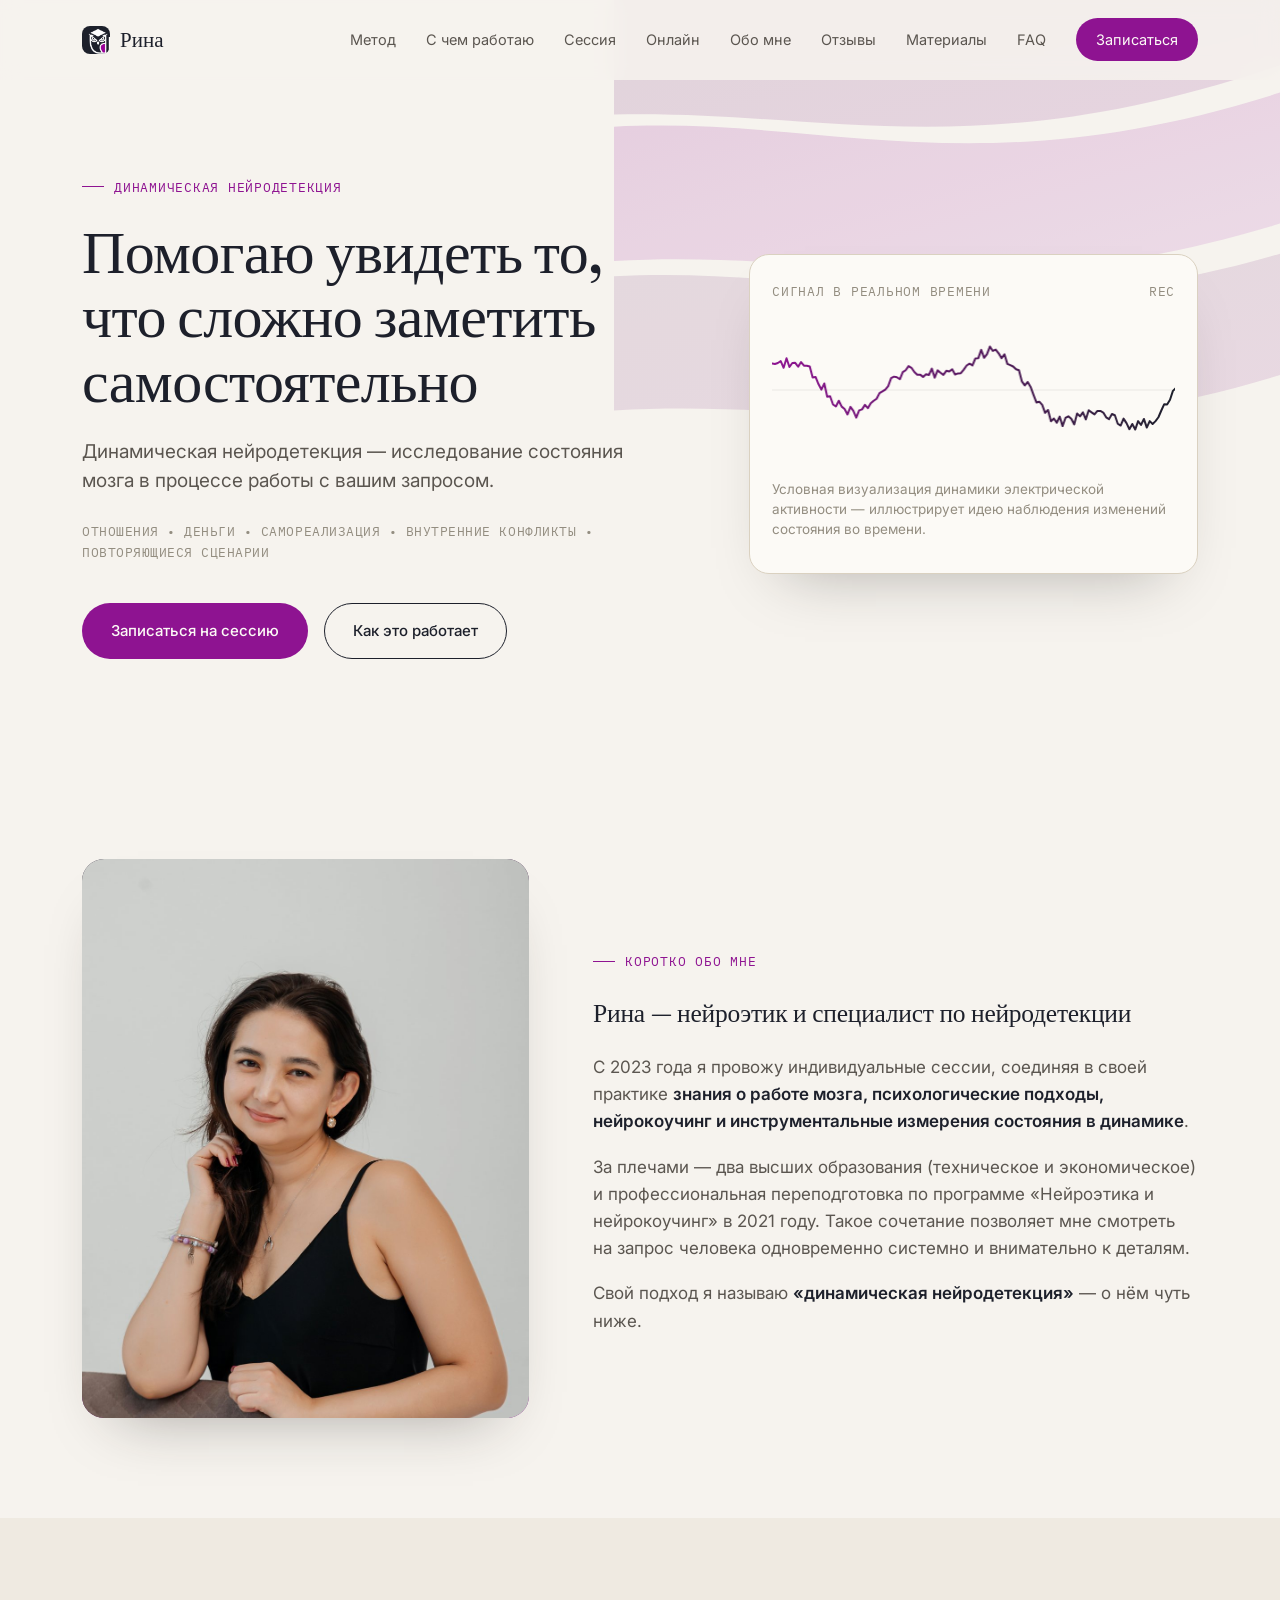
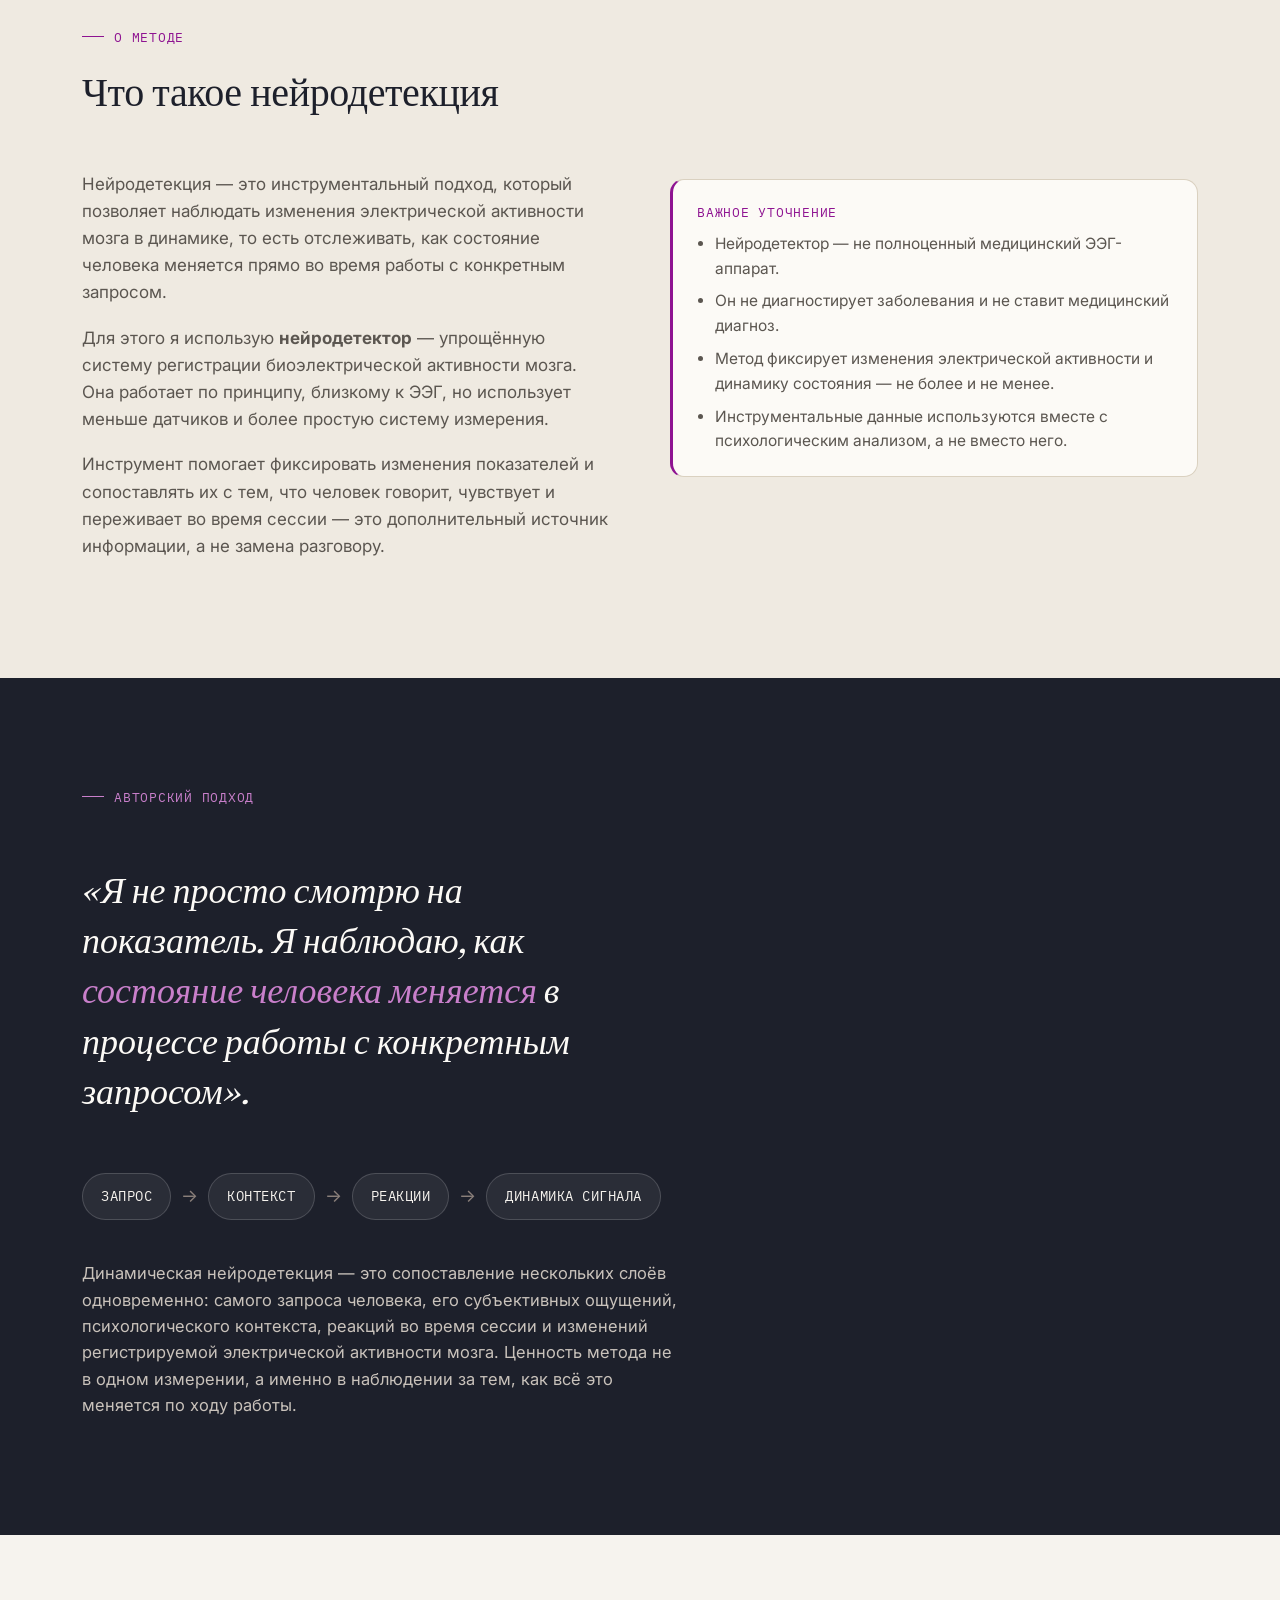
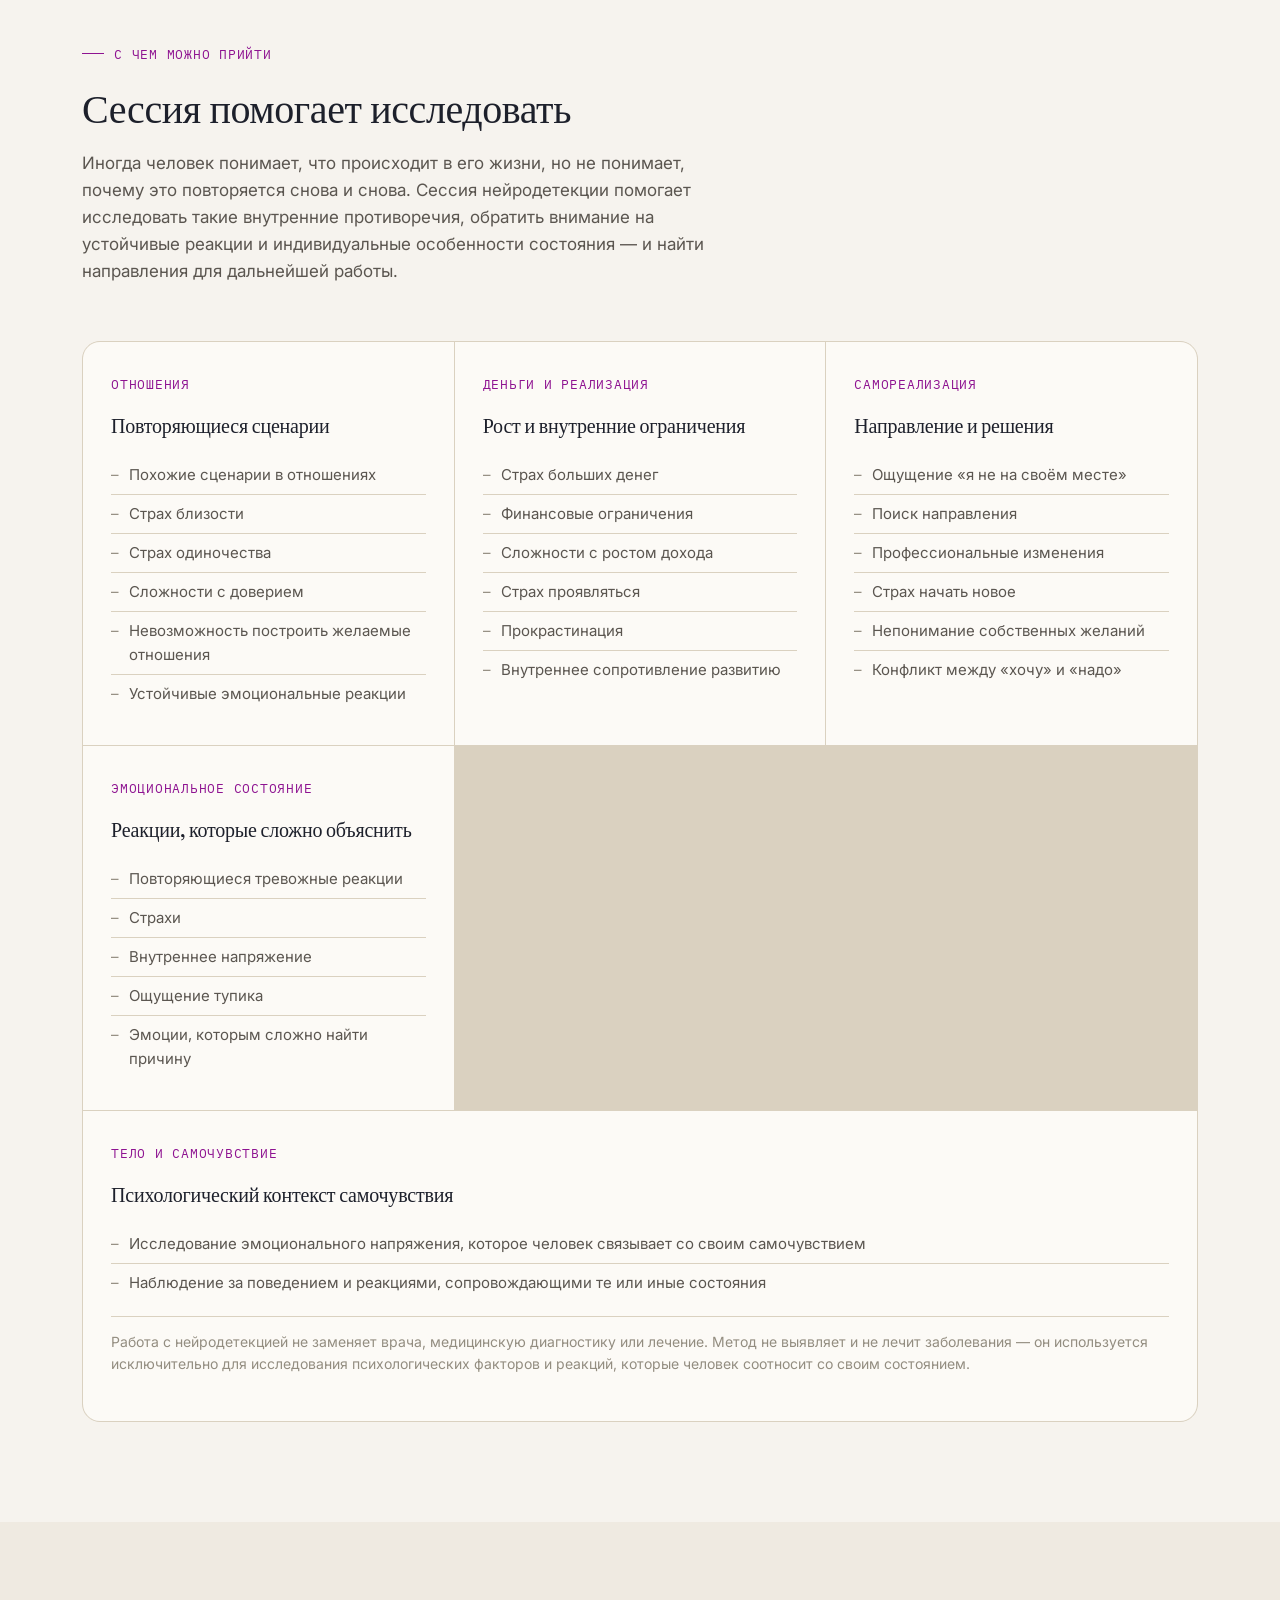
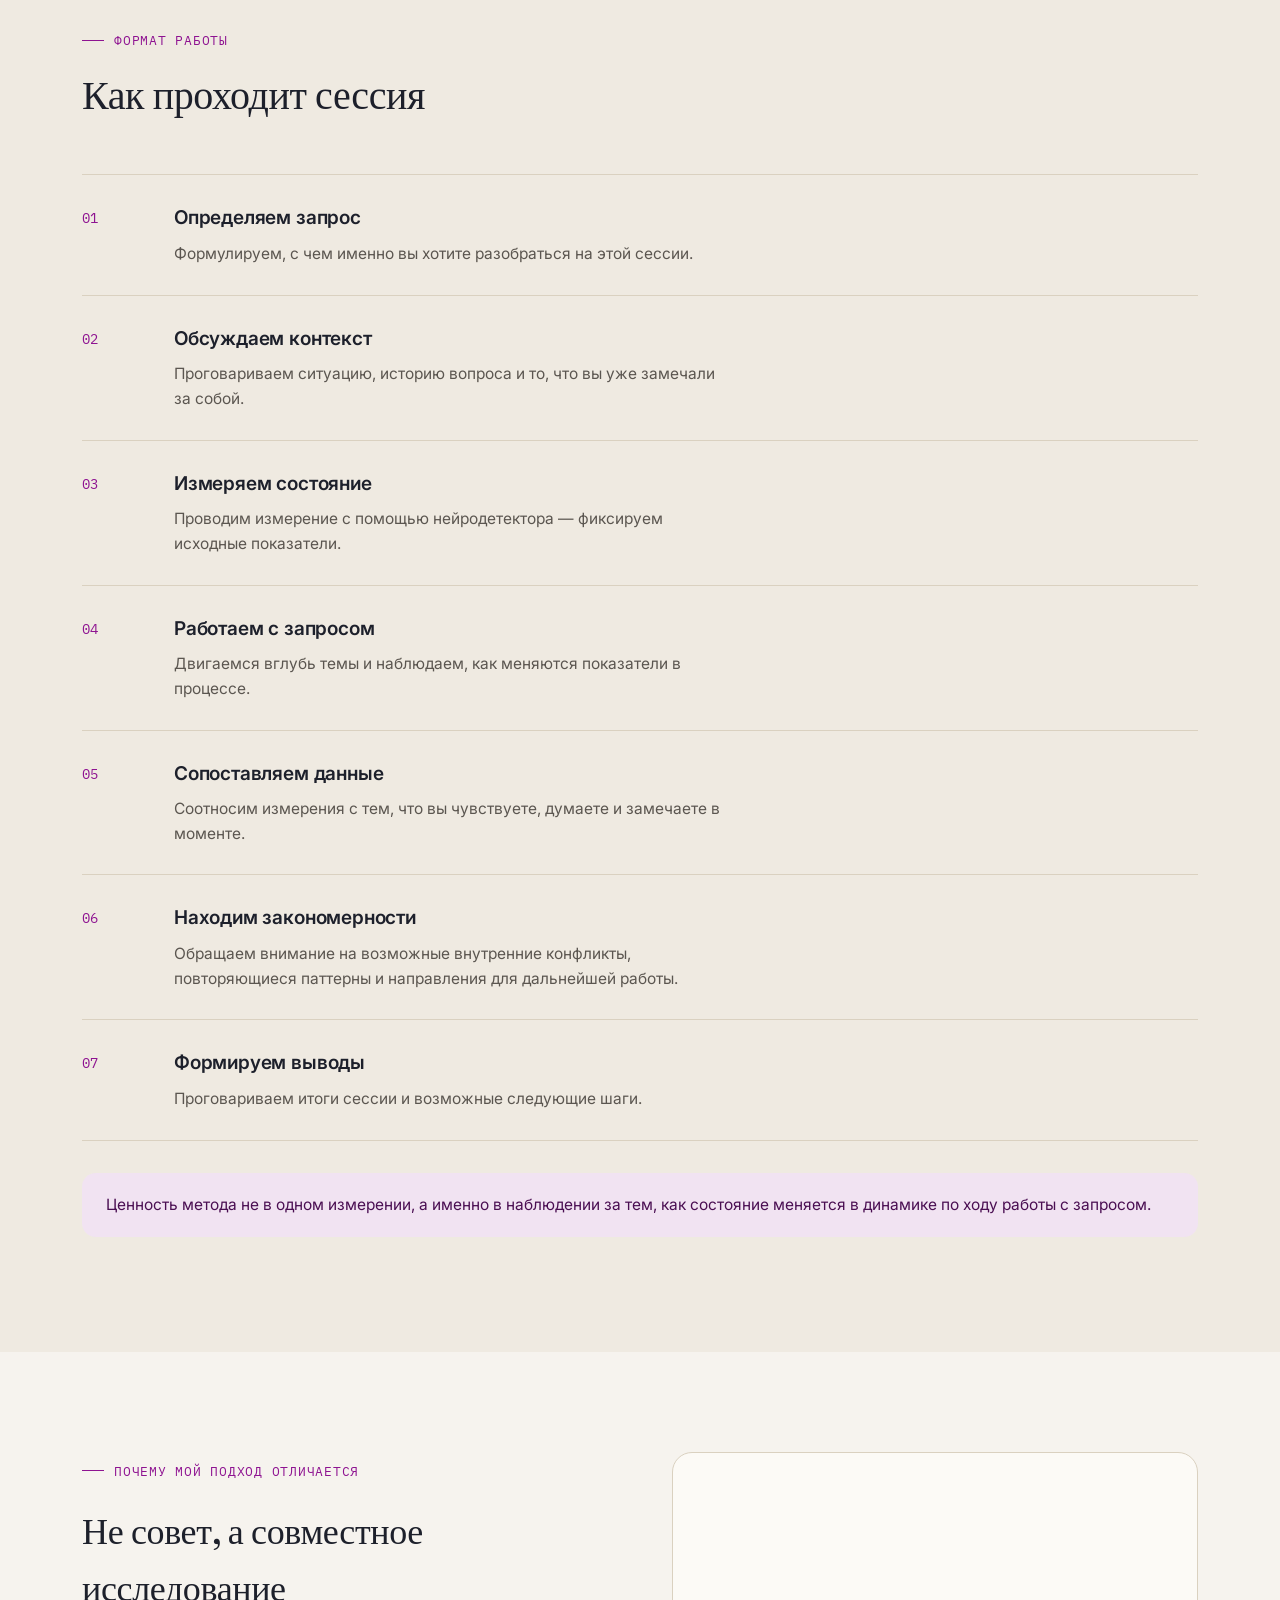
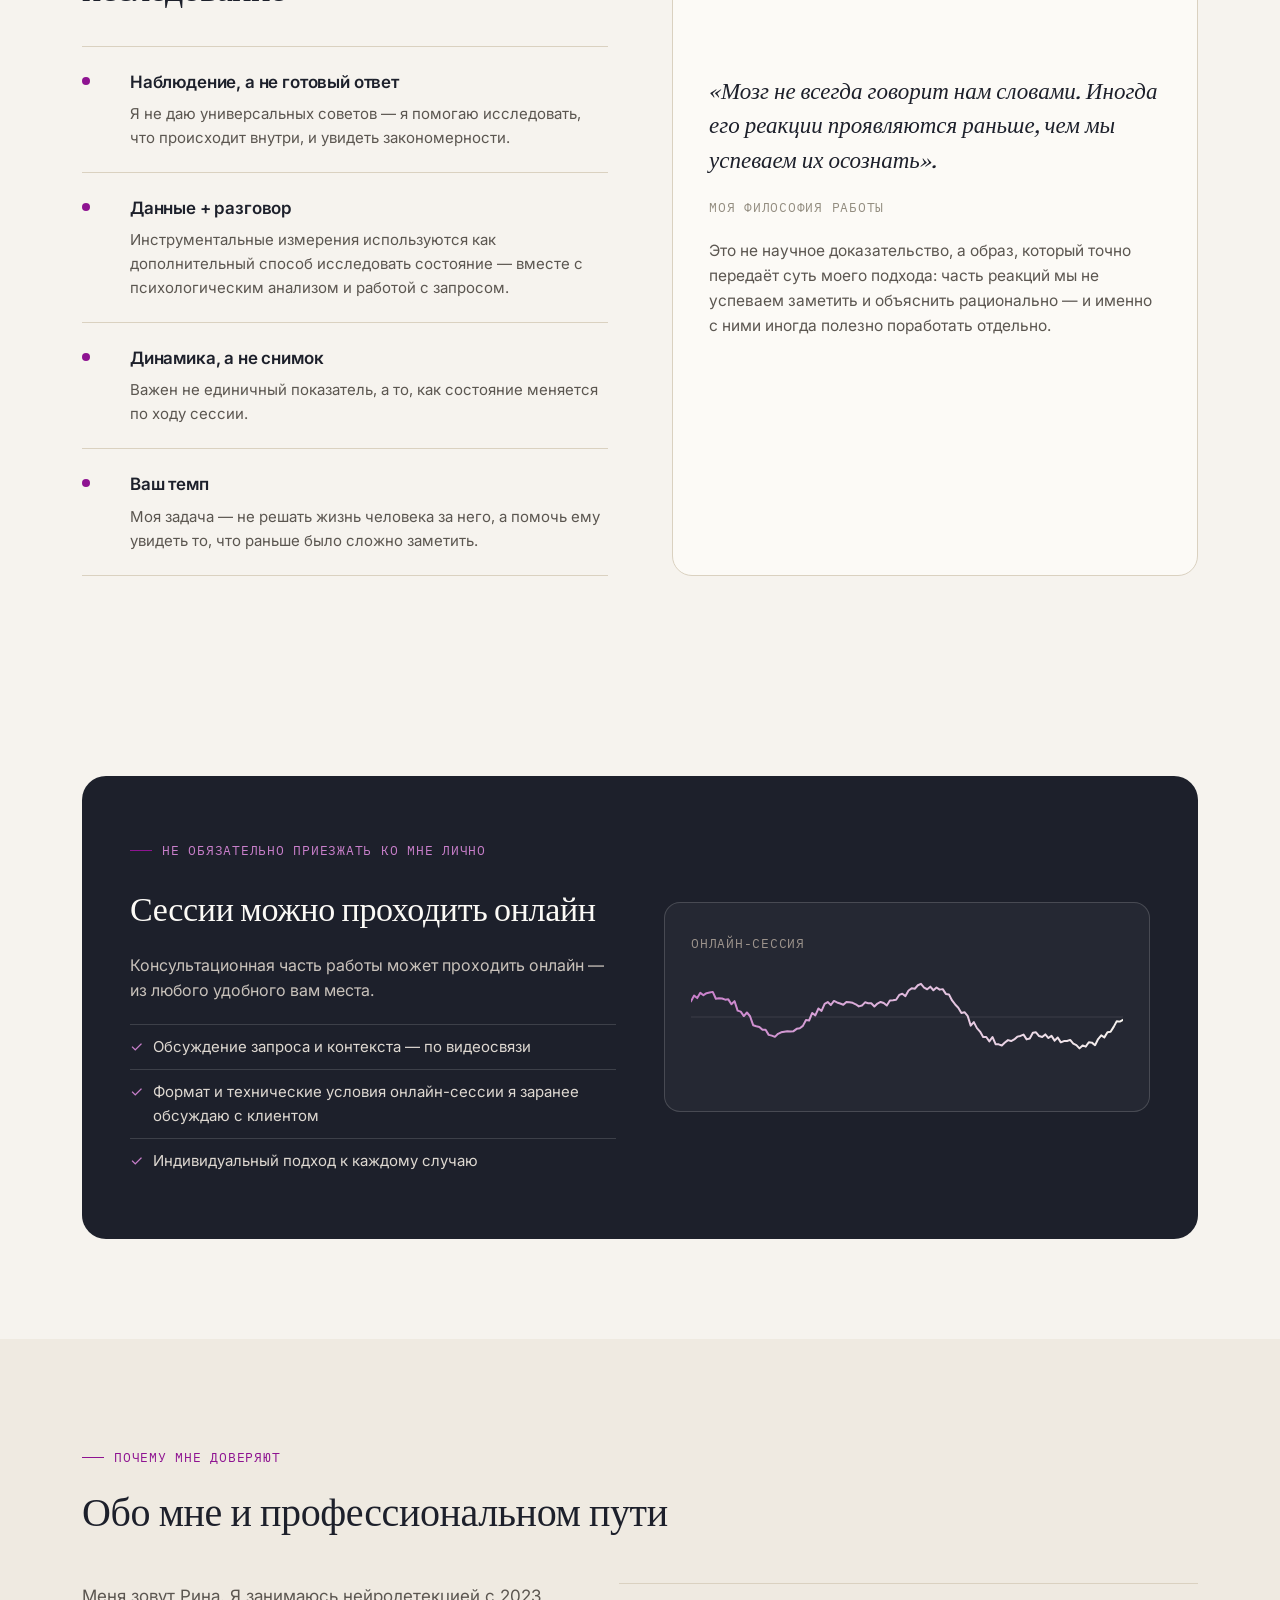
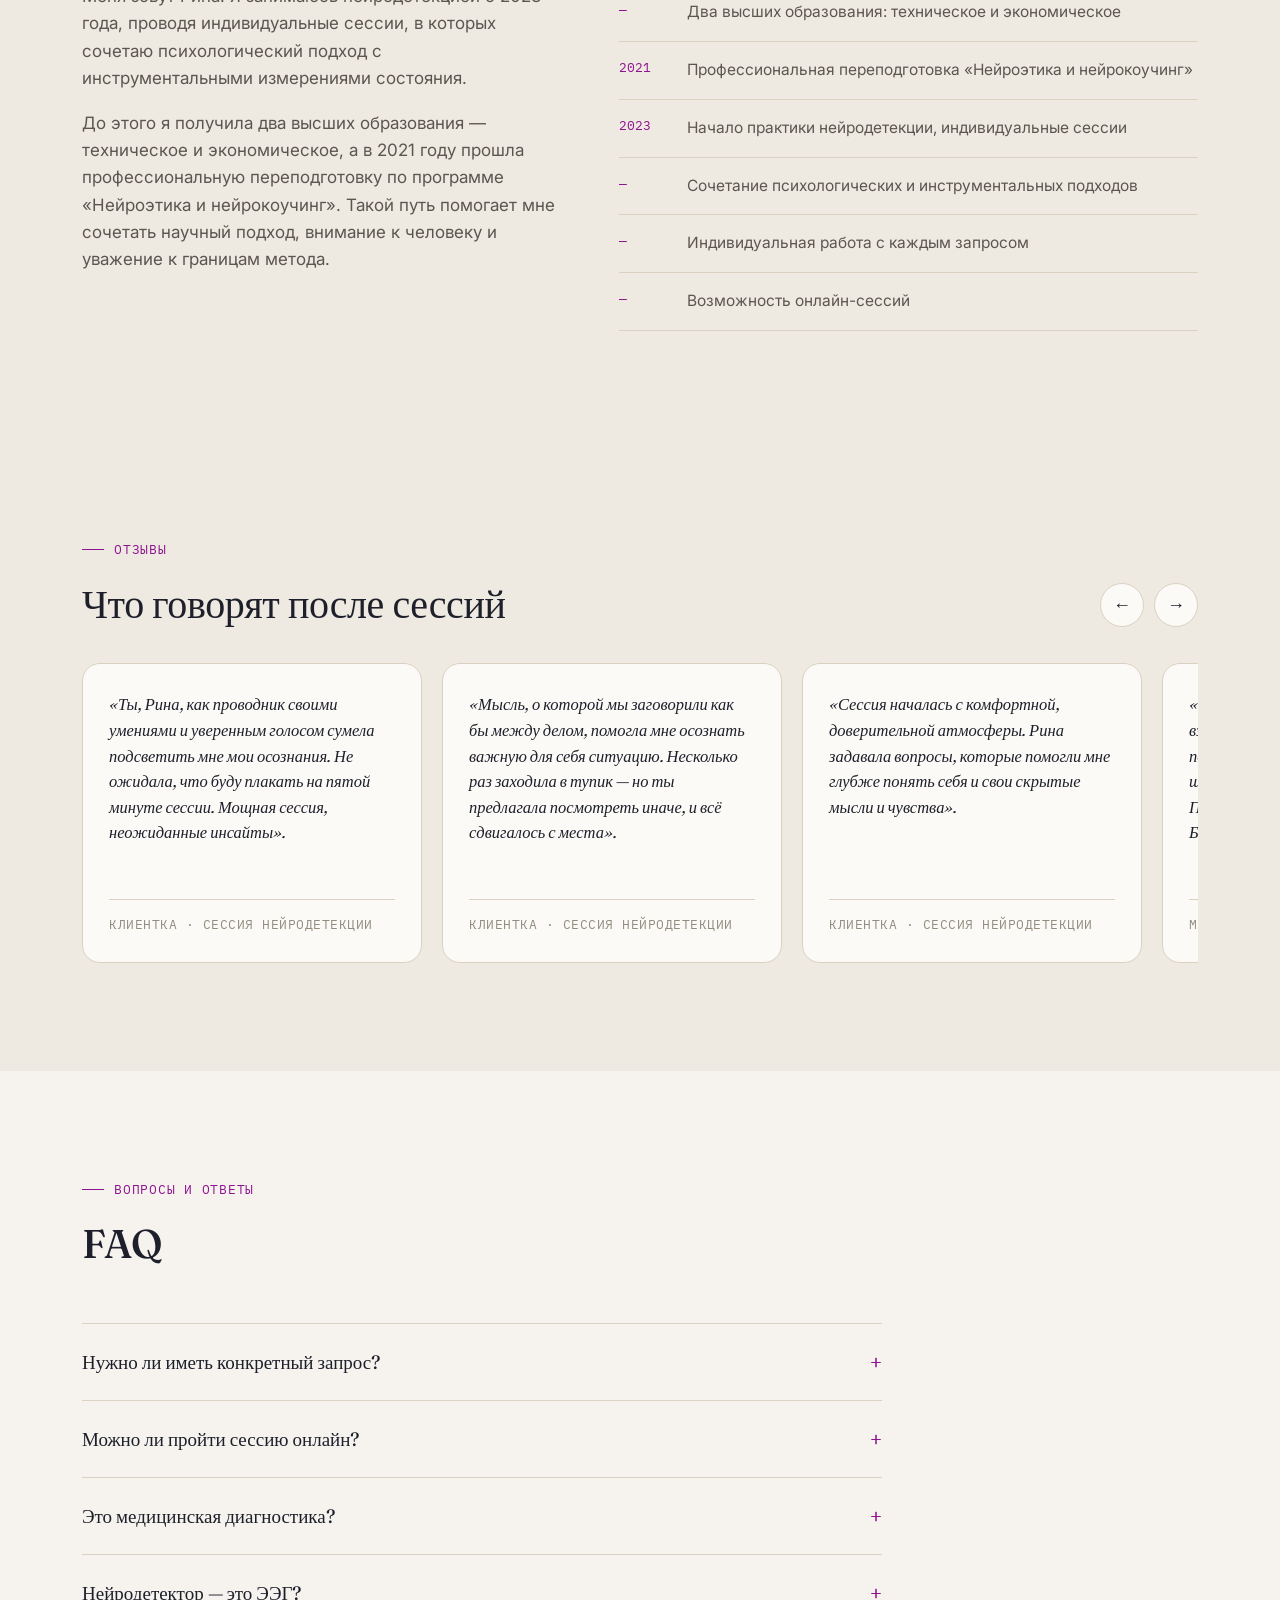
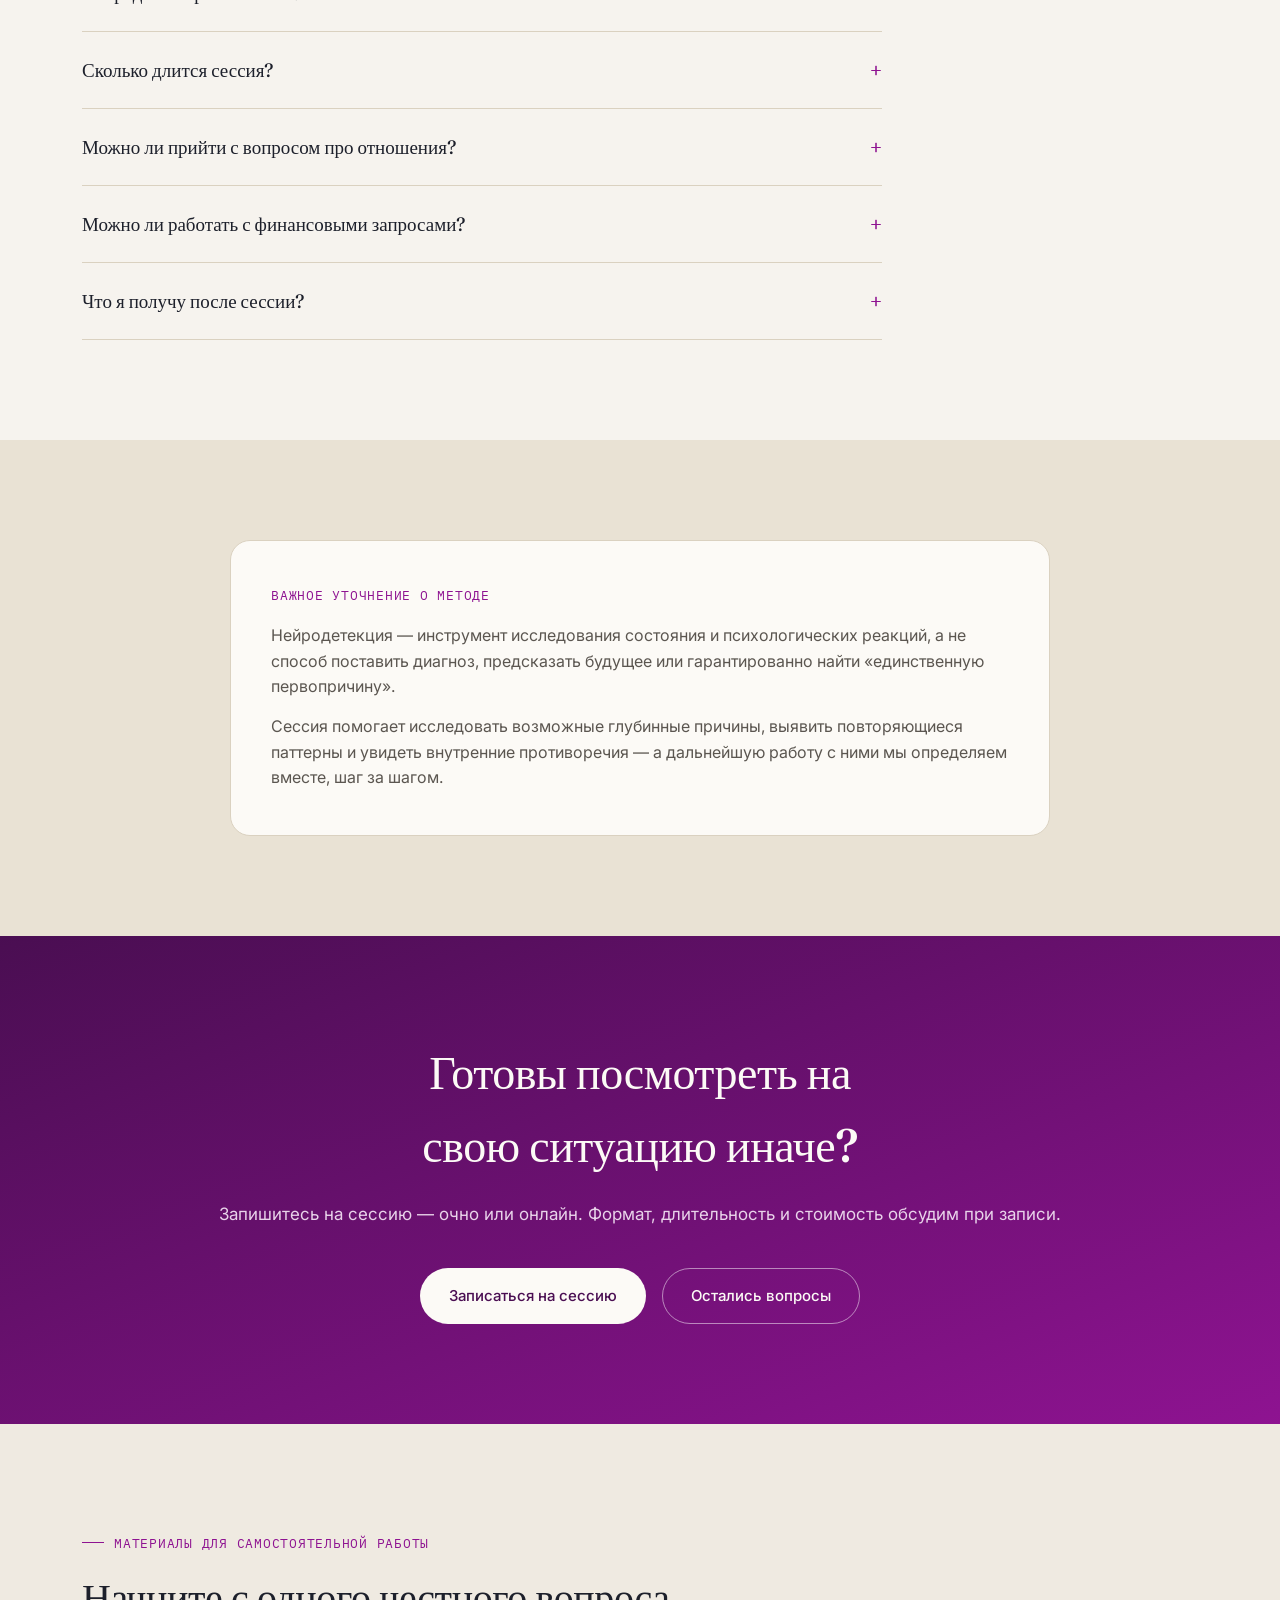
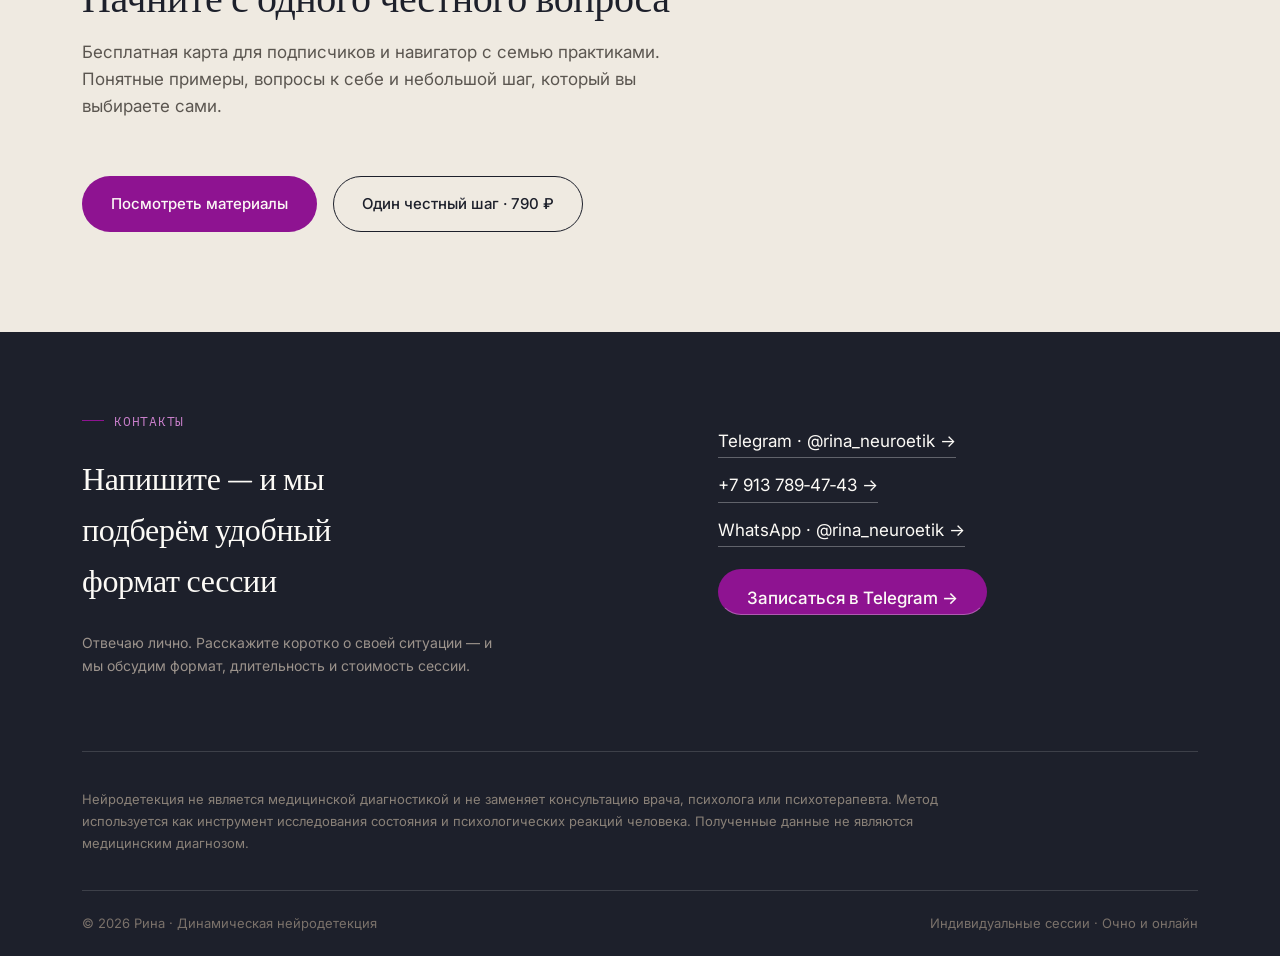
<file: index.html>
<!DOCTYPE html>
<html lang="ru">
<head>
<meta charset="UTF-8">
<meta name="viewport" content="width=device-width, initial-scale=1.0">
<title>Рина — нейроэтик | Динамическая нейродетекция</title>
<meta name="description" content="Динамическая нейродетекция — исследование состояния мозга в процессе работы с индивидуальным запросом. Онлайн-сессии. Отношения, деньги, самореализация и повторяющиеся жизненные сценарии.">
<meta name="keywords" content="нейродетекция, динамическая нейродетекция, нейроэтик, нейродетектор, нейрокоучинг, работа с мозгом, онлайн-сессия нейродетекции">
<link rel="icon" type="image/png" href="[data-uri]">
<link rel="preconnect" href="https://fonts.googleapis.com">
<link rel="preconnect" href="https://fonts.gstatic.com" crossorigin>
<link href="https://fonts.googleapis.com/css2?family=Fraunces:ital,opsz,wght@0,9..144,300;0,9..144,400;0,9..144,500;0,9..144,600;1,9..144,400;1,9..144,500&family=Inter:wght@400;500;600;700&family=IBM+Plex+Mono:wght@400;500&display=swap" rel="stylesheet">
<style>
  :root{
    --bg:#F6F3EE;
    --bg-panel:#EFEAE1;
    --bg-panel-2:#E9E2D4;
    --paper:#FCFAF6;
    --ink:#1D202B;
    --ink-soft:#5B5650;
    --ink-faint:#938D80;
    --wine:#8E1391;
    --wine-deep:#4A0E52;
    --wine-tint:#F1E3F2;
    --line:#DAD1C0;
    --max:1180px;
  }
  *{box-sizing:border-box;}
  html{scroll-behavior:smooth;}
  @media (prefers-reduced-motion: reduce){
    html{scroll-behavior:auto;}
    *{animation-duration:0.01ms !important; animation-iteration-count:1 !important; transition-duration:0.01ms !important;}
  }
  body{
    margin:0;
    background:var(--bg);
    color:var(--ink);
    font-family:'Inter',sans-serif;
    font-size:17px;
    line-height:1.6;
    -webkit-font-smoothing:antialiased;
  }
  h1,h2,h3,.display{
    font-family:'Fraunces',serif;
    font-weight:500;
    letter-spacing:-0.01em;
    margin:0;
    color:var(--ink);
  }
  .mono{
    font-family:'IBM Plex Mono',monospace;
    letter-spacing:0.06em;
    text-transform:uppercase;
    font-size:12.5px;
  }
  a{color:inherit;}
  img{max-width:100%;display:block;}
  .wrap{max-width:var(--max);margin:0 auto;padding:0 32px;}
  section{position:relative;}
  ::selection{background:var(--wine);color:var(--paper);}

  /* focus visibility */
  a:focus-visible, button:focus-visible, summary:focus-visible{
    outline:2px solid var(--wine);
    outline-offset:3px;
    border-radius:4px;
  }

  /* ---------- NAV ---------- */
  header.site{
    position:fixed; top:0; left:0; right:0; z-index:100;
    background:rgba(246,243,238,0.86);
    backdrop-filter:blur(10px);
    border-bottom:1px solid transparent;
    transition:border-color .3s ease, background .3s ease;
  }
  header.site.scrolled{border-bottom-color:var(--line);}
  .nav-inner{
    max-width:var(--max); margin:0 auto; padding:18px 32px;
    display:flex; align-items:center; justify-content:space-between;
  }
  .logo{
    font-family:'Fraunces',serif; font-weight:500; font-size:21px;
    display:flex; align-items:center; gap:10px; text-decoration:none;
  }
  .logo svg{display:block;}
  .logo-badge{
    width:28px; height:28px; border-radius:8px; overflow:hidden; flex-shrink:0;
    display:flex; align-items:center; justify-content:center; background:#1D202B;
  }
  .logo-badge img{width:100%; height:100%; object-fit:cover;}
  nav.links{display:flex; gap:30px; align-items:center;}
  nav.links a{
    text-decoration:none; font-size:14.5px; color:var(--ink-soft);
    transition:color .2s ease; position:relative;
  }
  nav.links a:hover{color:var(--ink);}
  .nav-cta{
    background:var(--wine); color:var(--paper) !important; padding:10px 20px;
    border-radius:100px; font-size:14px; text-decoration:none; white-space:nowrap;
    transition:background .2s ease, transform .2s ease;
  }
  .nav-cta:hover{background:var(--wine-deep); transform:translateY(-1px);}
  .burger{display:none; background:none; border:none; cursor:pointer; padding:6px; width:38px; height:38px;}
  .burger span{display:block; width:22px; height:2px; background:var(--ink); margin:5px auto; transition:.25s;}
  .mobile-panel{
    display:none; position:fixed; inset:0; z-index:99; background:var(--bg);
    padding:100px 32px 40px; flex-direction:column; gap:26px;
  }
  .mobile-panel a{font-family:'Fraunces',serif; font-size:26px; text-decoration:none; color:var(--ink);}
  .mobile-panel .nav-cta{align-self:flex-start; font-family:'Inter',sans-serif;}

  @media (max-width:900px){
    nav.links{display:none;}
    .burger{display:block;}
    body.menu-open .mobile-panel{display:flex;}
  }

  /* ---------- HERO ---------- */
  .hero{
    padding:168px 0 100px;
    overflow:hidden;
    position:relative;
  }
  .hero-ribbons{
    position:absolute; top:-10%; right:-18%; width:70%; height:130%; z-index:0;
    opacity:.85; pointer-events:none;
  }
  .hero .wrap{display:grid; grid-template-columns:1.15fr 0.85fr; gap:60px; align-items:center; position:relative; z-index:1;}
  .eyebrow{
    color:var(--wine); display:inline-flex; align-items:center; gap:10px; margin-bottom:22px;
  }
  .eyebrow::before{content:''; width:22px; height:1px; background:var(--wine); display:inline-block;}
  .hero h1{
    font-size:clamp(36px,5.4vw,60px); line-height:1.08; max-width:15ch;
  }
  .hero .sub{
    margin-top:24px; font-size:19px; color:var(--ink-soft); max-width:46ch; line-height:1.55;
  }
  .tag-row{
    margin-top:26px; display:flex; flex-wrap:wrap; gap:10px 0; font-family:'IBM Plex Mono',monospace;
    font-size:13px; color:var(--ink-faint); text-transform:uppercase; letter-spacing:.04em;
  }
  .cta-row{margin-top:40px; display:flex; gap:16px; flex-wrap:wrap;}
  .btn{
    display:inline-flex; align-items:center; gap:8px; padding:15px 28px; border-radius:100px;
    font-size:15px; text-decoration:none; cursor:pointer; border:1px solid transparent;
    transition:all .22s ease; font-family:'Inter',sans-serif; font-weight:500;
  }
  .btn-primary{background:var(--wine); color:var(--paper);}
  .btn-primary:hover{background:var(--wine-deep); transform:translateY(-2px);}
  .btn-ghost{background:transparent; color:var(--ink); border-color:var(--ink);}
  .btn-ghost:hover{background:var(--ink); color:var(--bg);}

  .hero-signal{
    background:var(--paper); border:1px solid var(--line); border-radius:20px; padding:26px 22px 20px;
    box-shadow:0 30px 60px -35px rgba(34,31,28,.35);
  }
  .hero-signal .mono{color:var(--ink-faint); display:flex; justify-content:space-between; margin-bottom:14px;}
  .hero-signal canvas{width:100%; height:150px; display:block;}
  .hero-signal .sig-caption{margin-top:14px; font-size:13.5px; color:var(--ink-faint); line-height:1.5;}

  /* ---------- SECTION GENERICS ---------- */
  .section{padding:100px 0;}
  .section.panel{background:var(--bg-panel);}
  .section-head{max-width:640px; margin-bottom:56px;}
  .section-head h2{font-size:clamp(28px,3.6vw,40px); line-height:1.15;}
  .section-head p{margin-top:18px; font-size:17px; color:var(--ink-soft);}
  .divider-signal{opacity:.55;}

  /* ---------- ABOUT SHORT ---------- */
  .about-short .wrap{display:grid; grid-template-columns:0.85fr 1.15fr; gap:64px; align-items:center;}
  .portrait{
    aspect-ratio:4/5; border-radius:22px; position:relative; overflow:hidden;
    background:linear-gradient(150deg,#2A1F33 0%, #4A0E52 55%, #8E1391 100%);
    box-shadow:0 30px 60px -35px rgba(34,31,28,.4);
  }
  .portrait img{
    position:absolute; inset:0; width:100%; height:100%; object-fit:cover; object-position:50% 22%;
  }
  .about-short-text p{color:var(--ink-soft); font-size:17px; margin:0 0 18px;}
  .about-short-text p:last-child{margin-bottom:0;}
  .about-short-text strong{color:var(--ink); font-weight:600;}

  /* ---------- METHOD ---------- */
  .method-grid{display:grid; grid-template-columns:1fr 1fr; gap:60px; align-items:start;}
  .method-copy p{color:var(--ink-soft); font-size:17px; margin:0 0 18px;}
  .caution-box{
    background:var(--paper); border:1px solid var(--line); border-left:3px solid var(--wine);
    border-radius:14px; padding:22px 24px; margin-top:8px;
  }
  .caution-box .mono{color:var(--wine); margin-bottom:10px; display:block;}
  .caution-box ul{margin:0; padding-left:18px; color:var(--ink-soft); font-size:15.5px;}
  .caution-box li{margin-bottom:8px;}
  .caution-box li:last-child{margin-bottom:0;}

  /* ---------- DYNAMIC ---------- */
  .dynamic{background:var(--ink); color:var(--bg);}
  .dynamic .eyebrow{color:#C97FCB;}
  .dynamic .eyebrow::before{background:#C97FCB;}
  .dynamic-quote{
    font-family:'Fraunces',serif; font-style:italic; font-weight:400;
    font-size:clamp(24px,3.2vw,36px); line-height:1.4; max-width:22ch; color:var(--paper);
  }
  .dynamic-quote span{color:#C97FCB;}
  .dynamic-flow{
    margin-top:56px; display:flex; flex-wrap:wrap; gap:0; align-items:center;
  }
  .dynamic-flow .node{
    font-family:'IBM Plex Mono',monospace; font-size:13.5px; color:var(--bg);
    background:rgba(255,255,255,.06); border:1px solid rgba(255,255,255,.16);
    padding:12px 18px; border-radius:100px; text-transform:uppercase; letter-spacing:.04em;
  }
  .dynamic-flow .arrow{color:#8A7F7A; padding:0 10px; font-size:18px;}
  .dynamic-text{margin-top:40px; color:#C9C2BB; max-width:60ch; font-size:16.5px;}

  /* ---------- REQUESTS ---------- */
  .req-grid{display:grid; grid-template-columns:repeat(3,1fr); gap:1px; background:var(--line); border:1px solid var(--line); border-radius:18px; overflow:hidden;}
  .req-card{background:var(--paper); padding:32px 28px; min-height:280px; display:flex; flex-direction:column;}
  .req-card .mono{color:var(--wine); margin-bottom:16px;}
  .req-card h3{font-size:20px; margin-bottom:14px;}
  .req-card ul{margin:0; padding-left:0; list-style:none; color:var(--ink-soft); font-size:15px; flex:1;}
  .req-card li{padding:7px 0 7px 18px; position:relative; border-top:1px solid var(--line);}
  .req-card li:first-child{border-top:none;}
  .req-card li::before{content:'–'; position:absolute; left:0; color:var(--ink-faint);}
  .req-card.wide{grid-column:span 3;}
  .req-card.caution p{font-size:14px; color:var(--ink-faint); margin-top:14px; padding-top:14px; border-top:1px solid var(--line); line-height:1.55;}
  @media (max-width:900px){
    .req-grid{grid-template-columns:1fr;}
    .req-card.wide{grid-column:span 1;}
  }

  /* ---------- SESSION STEPS ---------- */
  .steps{list-style:none; margin:0; padding:0; border-top:1px solid var(--line);}
  .step{
    display:grid; grid-template-columns:64px 1fr; gap:28px; padding:28px 0; border-bottom:1px solid var(--line);
  }
  .step .num{font-family:'IBM Plex Mono',monospace; font-size:14px; color:var(--wine); padding-top:4px;}
  .step h3{font-size:19px; margin-bottom:8px; font-weight:600; font-family:'Inter',sans-serif;}
  .step p{margin:0; color:var(--ink-soft); font-size:15.5px; max-width:56ch;}
  .step-note{
    margin-top:32px; background:var(--wine-tint); border-radius:14px; padding:20px 24px;
    font-size:15.5px; color:var(--wine-deep); line-height:1.55;
  }

  /* ---------- APPROACH / PHILOSOPHY ---------- */
  .approach .wrap{display:grid; grid-template-columns:1fr 1fr; gap:64px;}
  .approach-list{list-style:none; margin:0; padding:0;}
  .approach-list li{
    padding:22px 0; border-top:1px solid var(--line); display:grid; grid-template-columns:32px 1fr; gap:16px;
  }
  .approach-list li:last-child{border-bottom:1px solid var(--line);}
  .approach-list .dot{width:8px; height:8px; border-radius:50%; background:var(--wine); margin-top:8px;}
  .approach-list h3{font-size:17px; font-weight:600; font-family:'Inter',sans-serif; margin-bottom:6px;}
  .approach-list p{margin:0; color:var(--ink-soft); font-size:15px;}
  .philosophy-card{
    background:var(--paper); border:1px solid var(--line); border-radius:20px; padding:40px 36px;
    display:flex; flex-direction:column; justify-content:center;
  }
  .philosophy-card blockquote{
    margin:0; font-family:'Fraunces',serif; font-style:italic; font-size:23px; line-height:1.5; color:var(--ink);
  }
  .philosophy-card .mono{color:var(--ink-faint); margin-top:20px; display:block;}
  .philosophy-card p.follow{margin-top:22px; color:var(--ink-soft); font-size:15.5px;}

  /* ---------- ONLINE ---------- */
  .online-box{
    background:var(--ink); color:var(--bg); border-radius:24px; padding:56px 48px;
    display:grid; grid-template-columns:1fr 1fr; gap:48px; align-items:center;
  }
  .online-box h2{color:var(--paper); font-size:clamp(26px,3.2vw,34px);}
  .online-box p{color:#C9C2BB; font-size:16px; margin-top:16px;}
  .online-list{list-style:none; margin:20px 0 0; padding:0;}
  .online-list li{padding:10px 0; border-top:1px solid rgba(255,255,255,.14); color:#DED8D1; font-size:15px; display:flex; gap:10px;}
  .online-list li::before{content:'✓'; color:#C97FCB;}
  .online-visual{
    border:1px solid rgba(255,255,255,.16); border-radius:16px; padding:26px; background:rgba(255,255,255,.04);
  }
  .online-visual canvas{width:100%; height:120px;}
  .online-visual .mono{color:#9C938C;}
  @media (max-width:820px){
    .online-box{grid-template-columns:1fr; padding:40px 26px;}
  }

  /* ---------- ABOUT FULL ---------- */
  .about-full .wrap{display:grid; grid-template-columns:0.9fr 1.1fr; gap:64px;}
  .fact-list{list-style:none; margin:0; padding:0;}
  .fact-list li{
    display:flex; gap:16px; padding:16px 0; border-top:1px solid var(--line); font-size:15.5px; color:var(--ink-soft);
  }
  .fact-list li:last-child{border-bottom:1px solid var(--line);}
  .fact-list .yr{font-family:'IBM Plex Mono',monospace; font-size:13px; color:var(--wine); min-width:52px;}
  .about-full-text p{color:var(--ink-soft); font-size:17px; margin:0 0 18px;}

  /* ---------- REVIEWS CAROUSEL ---------- */
  .reviews-head{
    display:flex; justify-content:space-between; align-items:flex-end; gap:24px; margin-bottom:36px; flex-wrap:wrap;
  }
  .reviews-nav{display:flex; gap:10px;}
  .reviews-nav button{
    width:44px; height:44px; border-radius:50%; border:1px solid var(--line); background:var(--paper);
    color:var(--ink); cursor:pointer; font-size:18px; display:flex; align-items:center; justify-content:center;
    transition:all .2s ease;
  }
  .reviews-nav button:hover{background:var(--wine); color:#fff; border-color:var(--wine);}
  .reviews-track{
    display:flex; gap:20px; overflow-x:auto; scroll-snap-type:x mandatory; padding-bottom:8px;
    scrollbar-width:none;
  }
  .reviews-track::-webkit-scrollbar{display:none;}
  .review-card{
    scroll-snap-align:start; flex:0 0 auto; width:340px; background:var(--paper); border:1px solid var(--line);
    border-radius:18px; padding:28px 26px; display:flex; flex-direction:column;
  }
  .review-card .stars{color:var(--wine); font-size:13px; letter-spacing:2px; margin-bottom:14px;}
  .review-card blockquote{
    margin:0; font-family:'Fraunces',serif; font-style:italic; font-size:16.5px; line-height:1.55; color:var(--ink);
    flex:1;
  }
  .review-card cite{
    display:block; margin-top:18px; padding-top:14px; border-top:1px solid var(--line);
    font-style:normal; font-family:'IBM Plex Mono',monospace; font-size:12.5px; color:var(--ink-faint);
    text-transform:uppercase; letter-spacing:.04em;
  }
  @media (max-width:640px){
    .review-card{width:82vw;}
  }

  /* ---------- FAQ ---------- */
  .faq-list{max-width:800px;}
  details{border-top:1px solid var(--line); padding:22px 0;}
  details:last-child{border-bottom:1px solid var(--line);}
  summary{
    cursor:pointer; list-style:none; display:flex; justify-content:space-between; align-items:center;
    font-family:'Fraunces',serif; font-size:19px; gap:20px;
  }
  summary::-webkit-details-marker{display:none;}
  summary .plus{
    font-family:'IBM Plex Mono',monospace; font-size:20px; color:var(--wine); flex-shrink:0;
    transition:transform .25s ease;
  }
  details[open] summary .plus{transform:rotate(45deg);}
  details p{margin:16px 0 0; color:var(--ink-soft); font-size:15.5px; max-width:64ch;}

  /* ---------- NOTE / DISCLAIMER SECTION ---------- */
  .note-section{background:var(--bg-panel-2);}
  .note-box{
    max-width:820px; margin:0 auto; text-align:left; background:var(--paper); border:1px solid var(--line);
    border-radius:20px; padding:44px 40px;
  }
  .note-box .mono{color:var(--wine); display:block; margin-bottom:18px;}
  .note-box p{color:var(--ink-soft); font-size:16px; margin:0 0 14px;}
  .note-box p:last-child{margin-bottom:0;}

  /* ---------- FINAL CTA ---------- */
  .final-cta{
    background:linear-gradient(160deg, var(--wine-deep), var(--wine)); color:var(--paper); text-align:center;
    padding:100px 0; border-radius:0;
  }
  .final-cta h2{color:var(--paper); font-size:clamp(30px,4.2vw,46px); max-width:16ch; margin:0 auto;}
  .final-cta p{color:#E9D3EA; margin-top:18px; font-size:17px;}
  .final-cta .cta-row{justify-content:center;}
  .final-cta .btn-primary{background:var(--paper); color:var(--wine-deep);}
  .final-cta .btn-primary:hover{background:#fff; transform:translateY(-2px);}
  .final-cta .btn-ghost{border-color:rgba(255,255,255,.5); color:var(--paper);}
  .final-cta .btn-ghost:hover{background:rgba(255,255,255,.14); color:var(--paper);}

  /* ---------- CONTACT / FOOTER ---------- */
  footer{background:var(--ink); color:var(--bg); padding:70px 0 0;}
  .contact-grid{display:grid; grid-template-columns:1.2fr 1fr; gap:60px; padding-bottom:60px; border-bottom:1px solid rgba(255,255,255,.14);}
  footer h2{color:var(--paper); font-size:clamp(24px,3vw,32px); max-width:16ch;}
  footer .contact-links{list-style:none; margin:26px 0 0; padding:0;}
  footer .contact-links li{margin-bottom:14px;}
  footer .contact-links a{
    text-decoration:none; color:var(--paper); font-size:17px; display:inline-flex; align-items:center; gap:10px;
    border-bottom:1px solid rgba(255,255,255,.3); padding-bottom:2px; transition:border-color .2s;
  }
  footer .contact-links a:hover{border-color:var(--paper);}
  footer .contact-note{color:#9C938C; font-size:14px; margin-top:26px; max-width:46ch; line-height:1.6;}
  .footer-disclaimer{padding:36px 0; color:#8A8178; font-size:13px; line-height:1.7; max-width:900px;}
  .footer-bottom{
    display:flex; justify-content:space-between; align-items:center; padding:22px 0; border-top:1px solid rgba(255,255,255,.14);
    color:#7A716A; font-size:13px; flex-wrap:wrap; gap:10px;
  }
  @media (max-width:820px){.contact-grid{grid-template-columns:1fr;}}

  /* ---------- RESPONSIVE ---------- */
  @media (max-width:980px){
    .hero .wrap{grid-template-columns:1fr; gap:44px;}
    .about-short .wrap{grid-template-columns:1fr;}
    .portrait{max-width:340px;}
    .method-grid{grid-template-columns:1fr;}
    .approach .wrap{grid-template-columns:1fr;}
    .about-full .wrap{grid-template-columns:1fr;}
    .req-grid{grid-template-columns:repeat(2,1fr);}
    .req-card.wide{grid-column:span 2;}
  }
  @media (max-width:640px){
    .wrap{padding:0 20px;}
    .section{padding:72px 0;}
    .hero{padding:130px 0 64px;}
    .req-grid{grid-template-columns:1fr;}
    .req-card.wide{grid-column:span 1;}
    .online-box{border-radius:18px;}
    .step{grid-template-columns:44px 1fr; gap:16px;}
    .final-cta{padding:72px 0;}
  }

  /* reveal on scroll */
  .reveal{opacity:0; transform:translateY(18px); transition:opacity .7s ease, transform .7s ease;}
  .reveal.in{opacity:1; transform:none;}
</style>
</head>
<body>

<header class="site" id="siteHeader">
  <div class="nav-inner">
    <a href="#top" class="logo">
      <span class="logo-badge"><img src="[data-uri]" alt="" width="28" height="28"></span>
      Рина
    </a>
    <nav class="links">
      <a href="#method">Метод</a>
      <a href="#requests">С чем работаю</a>
      <a href="#session">Сессия</a>
      <a href="#online">Онлайн</a>
      <a href="#about">Обо мне</a>
      <a href="#reviews">Отзывы</a>
      <a href="materials/">Материалы</a>
<a href="#faq">FAQ</a>
      <a href="#contact" class="nav-cta">Записаться</a>
    </nav>
    <button class="burger" id="burgerBtn" aria-label="Открыть меню" aria-expanded="false">
      <span></span><span></span><span></span>
    </button>
  </div>
</header>

<div class="mobile-panel" id="mobilePanel">
  <a href="#method">Метод</a>
  <a href="#requests">С чем работаю</a>
  <a href="#session">Сессия</a>
  <a href="#online">Онлайн</a>
  <a href="#about">Обо мне</a>
  <a href="#reviews">Отзывы</a>
  <a href="#faq">FAQ</a>
  <a href="#contact" class="btn btn-primary nav-cta">Записаться на сессию</a>
</div>

<main id="top">

  <!-- 1. HERO -->
  <section class="hero">
    <svg class="hero-ribbons" viewBox="0 0 600 700" preserveAspectRatio="xMidYMid slice" aria-hidden="true">
      <defs>
        <linearGradient id="rbn1" x1="0%" y1="0%" x2="100%" y2="100%">
          <stop offset="0%" stop-color="#8E1391"/>
          <stop offset="100%" stop-color="#C97FCB"/>
        </linearGradient>
        <linearGradient id="rbn2" x1="0%" y1="0%" x2="100%" y2="100%">
          <stop offset="0%" stop-color="#4A0E52"/>
          <stop offset="100%" stop-color="#8E1391"/>
        </linearGradient>
      </defs>
      <path d="M -50 60 C 150 40, 250 140, 620 -40 L 620 40 C 260 220, 160 130, -50 150 Z" fill="url(#rbn2)" opacity="0.16"/>
      <path d="M -50 160 C 160 130, 260 240, 620 60 L 620 150 C 270 320, 170 220, -50 250 Z" fill="url(#rbn1)" opacity="0.22"/>
      <path d="M -50 260 C 170 230, 280 340, 620 170 L 620 250 C 280 420, 180 320, -50 350 Z" fill="url(#rbn2)" opacity="0.14"/>
    </svg>
    <div class="wrap">
      <div>
        <div class="eyebrow mono">Динамическая нейродетекция</div>
        <h1>Помогаю увидеть то, что сложно заметить самостоятельно</h1>
        <p class="sub">Динамическая нейродетекция — исследование состояния мозга в процессе работы с вашим запросом.</p>
        <div class="tag-row">Отношения • Деньги • Самореализация • Внутренние конфликты • Повторяющиеся сценарии</div>
        <div class="cta-row">
          <a href="#contact" class="btn btn-primary">Записаться на сессию</a>
          <a href="#method" class="btn btn-ghost">Как это работает</a>
        </div>
      </div>
      <div class="hero-signal">
        <div class="mono"><span>Сигнал в реальном времени</span><span id="sigStatus">rec</span></div>
        <canvas id="heroCanvas" width="600" height="300" aria-hidden="true"></canvas>
        <p class="sig-caption">Условная визуализация динамики электрической активности — иллюстрирует идею наблюдения изменений состояния во времени.</p>
      </div>
    </div>
  </section>

  <!-- 2. КОРОТКО ОБО МНЕ -->
  <section class="about-short section reveal" id="about-short">
    <div class="wrap">
      <div class="portrait">
        <img src="[data-uri]" alt="Рина — нейроэтик, специалист по нейродетекции" width="1000" height="1500">
      </div>
      <div class="about-short-text">
        <div class="eyebrow mono">Коротко обо мне</div>
        <h2 style="margin-bottom:20px;">Рина — нейроэтик и специалист по нейродетекции</h2>
        <p>С 2023 года я провожу индивидуальные сессии, соединяя в своей практике <strong>знания о работе мозга, психологические подходы, нейрокоучинг и инструментальные измерения состояния в динамике</strong>.</p>
        <p>За плечами — два высших образования (техническое и экономическое) и профессиональная переподготовка по программе «Нейроэтика и нейрокоучинг» в 2021 году. Такое сочетание позволяет мне смотреть на запрос человека одновременно системно и внимательно к деталям.</p>
        <p>Свой подход я называю <strong>«динамическая нейродетекция»</strong> — о нём чуть ниже.</p>
      </div>
    </div>
  </section>

  <!-- 3. ЧТО ТАКОЕ НЕЙРОДЕТЕКЦИЯ -->
  <section class="section panel reveal" id="method">
    <div class="wrap">
      <div class="section-head">
        <div class="eyebrow mono">О методе</div>
        <h2>Что такое нейродетекция</h2>
      </div>
      <div class="method-grid">
        <div class="method-copy">
          <p>Нейродетекция — это инструментальный подход, который позволяет наблюдать изменения электрической активности мозга в динамике, то есть отслеживать, как состояние человека меняется прямо во время работы с конкретным запросом.</p>
          <p>Для этого я использую <strong>нейродетектор</strong> — упрощённую систему регистрации биоэлектрической активности мозга. Она работает по принципу, близкому к ЭЭГ, но использует меньше датчиков и более простую систему измерения.</p>
          <p>Инструмент помогает фиксировать изменения показателей и сопоставлять их с тем, что человек говорит, чувствует и переживает во время сессии — это дополнительный источник информации, а не замена разговору.</p>
        </div>
        <div class="caution-box">
          <span class="mono">Важное уточнение</span>
          <ul>
            <li>Нейродетектор — не полноценный медицинский ЭЭГ-аппарат.</li>
            <li>Он не диагностирует заболевания и не ставит медицинский диагноз.</li>
            <li>Метод фиксирует изменения электрической активности и динамику состояния — не более и не менее.</li>
            <li>Инструментальные данные используются вместе с психологическим анализом, а не вместо него.</li>
          </ul>
        </div>
      </div>
    </div>
  </section>

  <!-- 4. ДИНАМИЧЕСКАЯ НЕЙРОДЕТЕКЦИЯ -->
  <section class="section dynamic reveal" id="dynamic">
    <div class="wrap">
      <div class="eyebrow mono">Авторский подход</div>
      <p class="dynamic-quote">«Я не просто смотрю на показатель. Я наблюдаю, как <span>состояние человека меняется</span> в процессе работы с конкретным запросом».</p>
      <div class="dynamic-flow" aria-hidden="true">
        <span class="node">Запрос</span><span class="arrow">→</span>
        <span class="node">Контекст</span><span class="arrow">→</span>
        <span class="node">Реакции</span><span class="arrow">→</span>
        <span class="node">Динамика сигнала</span>
      </div>
      <p class="dynamic-text">Динамическая нейродетекция — это сопоставление нескольких слоёв одновременно: самого запроса человека, его субъективных ощущений, психологического контекста, реакций во время сессии и изменений регистрируемой электрической активности мозга. Ценность метода не в одном измерении, а именно в наблюдении за тем, как всё это меняется по ходу работы.</p>
    </div>
  </section>

  <!-- 5. С ЧЕМ Я РАБОТАЮ -->
  <section class="section reveal" id="requests">
    <div class="wrap">
      <div class="section-head">
        <div class="eyebrow mono">С чем можно прийти</div>
        <h2>Сессия помогает исследовать</h2>
        <p>Иногда человек понимает, что происходит в его жизни, но не понимает, почему это повторяется снова и снова. Сессия нейродетекции помогает исследовать такие внутренние противоречия, обратить внимание на устойчивые реакции и индивидуальные особенности состояния — и найти направления для дальнейшей работы.</p>
      </div>
      <div class="req-grid">
        <div class="req-card">
          <span class="mono">Отношения</span>
          <h3>Повторяющиеся сценарии</h3>
          <ul>
            <li>Похожие сценарии в отношениях</li>
            <li>Страх близости</li>
            <li>Страх одиночества</li>
            <li>Сложности с доверием</li>
            <li>Невозможность построить желаемые отношения</li>
            <li>Устойчивые эмоциональные реакции</li>
          </ul>
        </div>
        <div class="req-card">
          <span class="mono">Деньги и реализация</span>
          <h3>Рост и внутренние ограничения</h3>
          <ul>
            <li>Страх больших денег</li>
            <li>Финансовые ограничения</li>
            <li>Сложности с ростом дохода</li>
            <li>Страх проявляться</li>
            <li>Прокрастинация</li>
            <li>Внутреннее сопротивление развитию</li>
          </ul>
        </div>
        <div class="req-card">
          <span class="mono">Самореализация</span>
          <h3>Направление и решения</h3>
          <ul>
            <li>Ощущение «я не на своём месте»</li>
            <li>Поиск направления</li>
            <li>Профессиональные изменения</li>
            <li>Страх начать новое</li>
            <li>Непонимание собственных желаний</li>
            <li>Конфликт между «хочу» и «надо»</li>
          </ul>
        </div>
        <div class="req-card">
          <span class="mono">Эмоциональное состояние</span>
          <h3>Реакции, которые сложно объяснить</h3>
          <ul>
            <li>Повторяющиеся тревожные реакции</li>
            <li>Страхи</li>
            <li>Внутреннее напряжение</li>
            <li>Ощущение тупика</li>
            <li>Эмоции, которым сложно найти причину</li>
          </ul>
        </div>
        <div class="req-card wide caution">
          <span class="mono">Тело и самочувствие</span>
          <h3>Психологический контекст самочувствия</h3>
          <ul>
            <li>Исследование эмоционального напряжения, которое человек связывает со своим самочувствием</li>
            <li>Наблюдение за поведением и реакциями, сопровождающими те или иные состояния</li>
          </ul>
          <p>Работа с нейродетекцией не заменяет врача, медицинскую диагностику или лечение. Метод не выявляет и не лечит заболевания — он используется исключительно для исследования психологических факторов и реакций, которые человек соотносит со своим состоянием.</p>
        </div>
      </div>
    </div>
  </section>

  <!-- 6. КАК ПРОХОДИТ СЕССИЯ -->
  <section class="section panel reveal" id="session">
    <div class="wrap">
      <div class="section-head">
        <div class="eyebrow mono">Формат работы</div>
        <h2>Как проходит сессия</h2>
      </div>
      <ol class="steps">
        <li class="step"><span class="num">01</span><div><h3>Определяем запрос</h3><p>Формулируем, с чем именно вы хотите разобраться на этой сессии.</p></div></li>
        <li class="step"><span class="num">02</span><div><h3>Обсуждаем контекст</h3><p>Проговариваем ситуацию, историю вопроса и то, что вы уже замечали за собой.</p></div></li>
        <li class="step"><span class="num">03</span><div><h3>Измеряем состояние</h3><p>Проводим измерение с помощью нейродетектора — фиксируем исходные показатели.</p></div></li>
        <li class="step"><span class="num">04</span><div><h3>Работаем с запросом</h3><p>Двигаемся вглубь темы и наблюдаем, как меняются показатели в процессе.</p></div></li>
        <li class="step"><span class="num">05</span><div><h3>Сопоставляем данные</h3><p>Соотносим измерения с тем, что вы чувствуете, думаете и замечаете в моменте.</p></div></li>
        <li class="step"><span class="num">06</span><div><h3>Находим закономерности</h3><p>Обращаем внимание на возможные внутренние конфликты, повторяющиеся паттерны и направления для дальнейшей работы.</p></div></li>
        <li class="step"><span class="num">07</span><div><h3>Формируем выводы</h3><p>Проговариваем итоги сессии и возможные следующие шаги.</p></div></li>
      </ol>
      <p class="step-note">Ценность метода не в одном измерении, а именно в наблюдении за тем, как состояние меняется в динамике по ходу работы с запросом.</p>
    </div>
  </section>

  <!-- 7. ПОЧЕМУ МОЙ ПОДХОД ОТЛИЧАЕТСЯ / ФИЛОСОФИЯ -->
  <section class="section approach reveal" id="approach">
    <div class="wrap">
      <div>
        <div class="eyebrow mono">Почему мой подход отличается</div>
        <h2 style="margin-bottom:28px; font-size:clamp(26px,3.2vw,36px);">Не совет, а совместное исследование</h2>
        <ul class="approach-list">
          <li><span class="dot"></span><div><h3>Наблюдение, а не готовый ответ</h3><p>Я не даю универсальных советов — я помогаю исследовать, что происходит внутри, и увидеть закономерности.</p></div></li>
          <li><span class="dot"></span><div><h3>Данные + разговор</h3><p>Инструментальные измерения используются как дополнительный способ исследовать состояние — вместе с психологическим анализом и работой с запросом.</p></div></li>
          <li><span class="dot"></span><div><h3>Динамика, а не снимок</h3><p>Важен не единичный показатель, а то, как состояние меняется по ходу сессии.</p></div></li>
          <li><span class="dot"></span><div><h3>Ваш темп</h3><p>Моя задача — не решать жизнь человека за него, а помочь ему увидеть то, что раньше было сложно заметить.</p></div></li>
        </ul>
      </div>
      <div class="philosophy-card">
        <blockquote>«Мозг не всегда говорит нам словами. Иногда его реакции проявляются раньше, чем мы успеваем их осознать».</blockquote>
        <span class="mono">Моя философия работы</span>
        <p class="follow">Это не научное доказательство, а образ, который точно передаёт суть моего подхода: часть реакций мы не успеваем заметить и объяснить рационально — и именно с ними иногда полезно поработать отдельно.</p>
      </div>
    </div>
  </section>

  <!-- 8. ОНЛАЙН-ФОРМАТ -->
  <section class="section reveal" id="online">
    <div class="wrap">
      <div class="online-box">
        <div>
          <div class="eyebrow mono" style="color:#C97FCB;">Не обязательно приезжать ко мне лично</div>
          <h2>Сессии можно проходить онлайн</h2>
          <p>Консультационная часть работы может проходить онлайн — из любого удобного вам места.</p>
          <ul class="online-list">
            <li>Обсуждение запроса и контекста — по видеосвязи</li>
            <li>Формат и технические условия онлайн-сессии я заранее обсуждаю с клиентом</li>
            <li>Индивидуальный подход к каждому случаю</li>
          </ul>
        </div>
        <div class="online-visual">
          <span class="mono">Онлайн-сессия</span>
          <canvas id="onlineCanvas" width="500" height="200" aria-hidden="true"></canvas>
        </div>
      </div>
    </div>
  </section>

  <!-- 9. ОБО МНЕ И ПРОФЕССИОНАЛЬНЫЙ ПУТЬ -->
  <section class="section panel reveal" id="about">
    <div class="wrap">
      <div class="section-head" style="margin-bottom:0;">
        <div class="eyebrow mono">Почему мне доверяют</div>
        <h2>Обо мне и профессиональном пути</h2>
      </div>
      <div class="about-full" style="margin-top:48px;">
        <div class="wrap" style="padding:0;">
          <div class="about-full-text">
            <p>Меня зовут Рина. Я занимаюсь нейродетекцией с 2023 года, проводя индивидуальные сессии, в которых сочетаю психологический подход с инструментальными измерениями состояния.</p>
            <p>До этого я получила два высших образования — техническое и экономическое, а в 2021 году прошла профессиональную переподготовку по программе «Нейроэтика и нейрокоучинг». Такой путь помогает мне сочетать научный подход, внимание к человеку и уважение к границам метода.</p>
          </div>
          <ul class="fact-list">
            <li><span class="yr">—</span> Два высших образования: техническое и экономическое</li>
            <li><span class="yr">2021</span> Профессиональная переподготовка «Нейроэтика и нейрокоучинг»</li>
            <li><span class="yr">2023</span> Начало практики нейродетекции, индивидуальные сессии</li>
            <li><span class="yr">—</span> Сочетание психологических и инструментальных подходов</li>
            <li><span class="yr">—</span> Индивидуальная работа с каждым запросом</li>
            <li><span class="yr">—</span> Возможность онлайн-сессий</li>
          </ul>
        </div>
      </div>
    </div>
  </section>

  <!-- ОТЗЫВЫ -->
  <section class="section panel reveal" id="reviews">
    <div class="wrap">
      <div class="reviews-head">
        <div class="section-head" style="margin-bottom:0;">
          <div class="eyebrow mono">Отзывы</div>
          <h2>Что говорят после сессий</h2>
        </div>
        <div class="reviews-nav">
          <button type="button" id="reviewsPrev" aria-label="Предыдущие отзывы">←</button>
          <button type="button" id="reviewsNext" aria-label="Следующие отзывы">→</button>
        </div>
      </div>
      <div class="reviews-track" id="reviewsTrack" tabindex="0" aria-label="Лента отзывов, листается свайпом или стрелками">
        <div class="review-card">
          <blockquote>«Ты, Рина, как проводник своими умениями и уверенным голосом сумела подсветить мне мои осознания. Не ожидала, что буду плакать на пятой минуте сессии. Мощная сессия, неожиданные инсайты».</blockquote>
          <cite>Клиентка · сессия нейродетекции</cite>
        </div>
        <div class="review-card">
          <blockquote>«Мысль, о которой мы заговорили как бы между делом, помогла мне осознать важную для себя ситуацию. Несколько раз заходила в тупик — но ты предлагала посмотреть иначе, и всё сдвигалось с места».</blockquote>
          <cite>Клиентка · сессия нейродетекции</cite>
        </div>
        <div class="review-card">
          <blockquote>«Сессия началась с комфортной, доверительной атмосферы. Рина задавала вопросы, которые помогли мне глубже понять себя и свои скрытые мысли и чувства».</blockquote>
          <cite>Клиентка · сессия нейродетекции</cite>
        </div>
        <div class="review-card">
          <blockquote>«Очень комфортное, лёгкое взаимодействие. Интересный ракурс и погружение — получилось убрать мои шаблоны и раскрыться по-другому. Пришли интересные инсайты. Благодарю, благодарю, благодарю».</blockquote>
          <cite>Марина · Telegram</cite>
        </div>
        <div class="review-card">
          <blockquote>«Самый главный результат сессии — «наблюдательность». Я стала больше смотреть на себя со стороны, замечать свои реакции, а потом уже разбираться, почему я так отреагировала».</blockquote>
          <cite>Клиентка · сессия нейродетекции</cite>
        </div>
        <div class="review-card">
          <div class="stars">★★★★★</div>
          <blockquote>«Благодаря Рине я понимаю, что могу быть творцом своей реальности здесь и сейчас, а не откладывать счастье на потом. Рина очень грамотно и корректно подобрала нужные слова. Рекомендую!»</blockquote>
          <cite>Отзыв · 23 сентября 2024</cite>
        </div>
        <div class="review-card">
          <div class="stars">★★★★★</div>
          <blockquote>«Прошла у Рины несколько сессий. В результате — множество переписанных сценариев из прошлого, смена состояния и по-настоящему важные инсайты. Благодарю за полученную ценность!»</blockquote>
          <cite>Отзыв · 1 июня 2024</cite>
        </div>
        <div class="review-card">
          <blockquote>«Сегодня утром чётко почувствовала важный момент, который раньше просто не замечала. Спустя десять минут пришли новые мысли и решения. Спасибо, что помогли это увидеть».</blockquote>
          <cite>Клиентка · сессия нейродетекции</cite>
        </div>
      </div>
    </div>
  </section>

  <!-- 10. FAQ -->
  <section class="section reveal" id="faq">
    <div class="wrap">
      <div class="section-head">
        <div class="eyebrow mono">Вопросы и ответы</div>
        <h2>FAQ</h2>
      </div>
      <div class="faq-list">
        <details>
          <summary>Нужно ли иметь конкретный запрос?<span class="plus">+</span></summary>
          <p>Это помогает, но не обязательно. Если пока сложно сформулировать запрос точно, мы проговорим ситуацию в начале сессии и определим его вместе.</p>
        </details>
        <details>
          <summary>Можно ли пройти сессию онлайн?<span class="plus">+</span></summary>
          <p>Да, консультационная часть работы может проходить онлайн. Формат и технические условия я заранее обсуждаю с клиентом индивидуально.</p>
        </details>
        <details>
          <summary>Это медицинская диагностика?<span class="plus">+</span></summary>
          <p>Нет. Нейродетекция не является медицинской диагностикой и не заменяет консультацию врача, психолога или психотерапевта. Это инструмент исследования состояния и психологических реакций.</p>
        </details>
        <details>
          <summary>Нейродетектор — это ЭЭГ?<span class="plus">+</span></summary>
          <p>Нейродетектор работает по принципу, близкому к ЭЭГ, но это упрощённая система с меньшим числом датчиков и более простой системой измерения — не полноценный медицинский ЭЭГ-аппарат.</p>
        </details>
        <details>
          <summary>Сколько длится сессия?<span class="plus">+</span></summary>
          <p>Длительность уточняется при записи.</p>
        </details>
        <details>
          <summary>Можно ли прийти с вопросом про отношения?<span class="plus">+</span></summary>
          <p>Да, это одна из тем, с которыми я регулярно работаю — включая повторяющиеся сценарии, страх близости и сложности с доверием.</p>
        </details>
        <details>
          <summary>Можно ли работать с финансовыми запросами?<span class="plus">+</span></summary>
          <p>Да. Тема денег и самореализации — одна из ключевых в моей практике: рост дохода, страх проявляться, прокрастинация и внутреннее сопротивление.</p>
        </details>
        <details>
          <summary>Что я получу после сессии?<span class="plus">+</span></summary>
          <p>Более ясное понимание своих внутренних паттернов и возможных причин повторяющихся ситуаций, а также направления для дальнейшей работы. Стоимость и формат уточняются при записи.</p>
        </details>
      </div>
    </div>
  </section>

  <!-- 11. ВАЖНОЕ УТОЧНЕНИЕ О МЕТОДЕ -->
  <section class="section note-section reveal" id="note" style="text-align:center;">
    <div class="wrap">
      <div class="note-box">
        <span class="mono">Важное уточнение о методе</span>
        <p>Нейродетекция — инструмент исследования состояния и психологических реакций, а не способ поставить диагноз, предсказать будущее или гарантированно найти «единственную первопричину».</p>
        <p>Сессия помогает исследовать возможные глубинные причины, выявить повторяющиеся паттерны и увидеть внутренние противоречия — а дальнейшую работу с ними мы определяем вместе, шаг за шагом.</p>
      </div>
    </div>
  </section>

  <!-- 12. ПРИЗЫВ К ЗАПИСИ -->
  <section class="final-cta reveal">
    <div class="wrap">
      <h2>Готовы посмотреть на свою ситуацию иначе?</h2>
      <p>Запишитесь на сессию — очно или онлайн. Формат, длительность и стоимость обсудим при записи.</p>
      <div class="cta-row">
        <a href="#contact" class="btn btn-primary">Записаться на сессию</a>
        <a href="#faq" class="btn btn-ghost">Остались вопросы</a>
      </div>
    </div>
  </section>


<section class="section panel" id="materials"><div class="wrap"><div class="section-head"><div class="eyebrow mono">Материалы для самостоятельной работы</div><h2>Начните с одного честного вопроса</h2><p>Бесплатная карта для подписчиков и навигатор с семью практиками. Понятные примеры, вопросы к себе и небольшой шаг, который вы выбираете сами.</p></div><div class="cta-row"><a class="btn btn-primary" href="materials/">Посмотреть материалы</a><a class="btn btn-ghost" href="odin-shag/">Один честный шаг · 790 ₽</a></div></div></section>

</main>

<!-- 13. КОНТАКТЫ -->
<footer id="contact">
  <div class="wrap">
    <div class="contact-grid">
      <div>
        <div class="eyebrow mono" style="color:#C97FCB;">Контакты</div>
        <h2>Напишите — и мы подберём удобный формат сессии</h2>
        <p class="contact-note">Отвечаю лично. Расскажите коротко о своей ситуации — и мы обсудим формат, длительность и стоимость сессии.</p>
      </div>
      <ul class="contact-links">
        <li><a href="https://t.me/rina_neuroetik" target="_blank" rel="noopener">Telegram · @rina_neuroetik →</a></li>
        <li><a href="tel:+79137894743">+7 913 789‑47‑43 →</a></li>
        <li><a href="https://wa.me/79137894743" target="_blank" rel="noopener">WhatsApp · @rina_neuroetik →</a></li>
        <!-- ЗАМЕНИТЬ при необходимости: ссылка на отдельную форму записи (сейчас ведёт в Telegram) -->
        <li><a href="https://t.me/rina_neuroetik" target="_blank" rel="noopener" class="btn btn-primary" style="margin-top:8px;">Записаться в Telegram →</a></li>
      </ul>
    </div>
    <div class="footer-disclaimer">
      Нейродетекция не является медицинской диагностикой и не заменяет консультацию врача, психолога или психотерапевта. Метод используется как инструмент исследования состояния и психологических реакций человека. Полученные данные не являются медицинским диагнозом.
    </div>
    <div class="footer-bottom">
      <span>© 2026 Рина · Динамическая нейродетекция</span>
      <span>Индивидуальные сессии · Очно и онлайн</span>
    </div>
  </div>
</footer>

<script>
  // Header scroll state
  const header = document.getElementById('siteHeader');
  window.addEventListener('scroll', () => {
    header.classList.toggle('scrolled', window.scrollY > 10);
  });

  // Mobile menu
  const burger = document.getElementById('burgerBtn');
  const panel = document.getElementById('mobilePanel');
  burger.addEventListener('click', () => {
    const open = document.body.classList.toggle('menu-open');
    burger.setAttribute('aria-expanded', open);
  });
  panel.querySelectorAll('a').forEach(a => a.addEventListener('click', () => {
    document.body.classList.remove('menu-open');
    burger.setAttribute('aria-expanded', 'false');
  }));

  // Reveal on scroll
  const reduceMotion = window.matchMedia('(prefers-reduced-motion: reduce)').matches;
  if (!reduceMotion && 'IntersectionObserver' in window) {
    const io = new IntersectionObserver((entries) => {
      entries.forEach(e => { if (e.isIntersecting) { e.target.classList.add('in'); io.unobserve(e.target); } });
    }, { threshold: 0.12 });
    document.querySelectorAll('.reveal').forEach(el => io.observe(el));
  } else {
    document.querySelectorAll('.reveal').forEach(el => el.classList.add('in'));
  }

  // Reviews carousel
  const track = document.getElementById('reviewsTrack');
  const prevBtn = document.getElementById('reviewsPrev');
  const nextBtn = document.getElementById('reviewsNext');
  if (track && prevBtn && nextBtn) {
    const scrollByCard = (dir) => {
      const card = track.querySelector('.review-card');
      const gap = 20;
      const amount = card ? (card.offsetWidth + gap) * dir : 300 * dir;
      track.scrollBy({ left: amount, behavior: reduceMotion ? 'auto' : 'smooth' });
    };
    prevBtn.addEventListener('click', () => scrollByCard(-1));
    nextBtn.addEventListener('click', () => scrollByCard(1));
  }

  // Signal waveform canvas (hero + online box)
  function initSignal(canvasId, opts) {
    const canvas = document.getElementById(canvasId);
    if (!canvas) return;
    const ctx = canvas.getContext('2d');
    let w, h, dpr = Math.min(window.devicePixelRatio || 1, 2);

    function resize() {
      const rect = canvas.getBoundingClientRect();
      w = rect.width; h = rect.height;
      canvas.width = w * dpr; canvas.height = h * dpr;
      ctx.setTransform(dpr, 0, 0, dpr, 0, 0);
    }
    resize();
    window.addEventListener('resize', resize);

    const points = [];
    const N = 140;
    for (let i = 0; i < N; i++) points.push(0);
    let t = 0;

    function draw() {
      t += 0.045;
      points.shift();
      const noise = Math.sin(t * 1.7) * 0.5 + Math.sin(t * 4.1) * 0.25 + Math.sin(t * 0.6) * 0.3
                    + (Math.random() - 0.5) * (opts.jitter || 0.18);
      points.push(noise);

      ctx.clearRect(0, 0, w, h);
      const mid = h / 2;
      const amp = h * 0.34;

      ctx.beginPath();
      points.forEach((p, i) => {
        const x = (i / (N - 1)) * w;
        const y = mid - p * amp;
        if (i === 0) ctx.moveTo(x, y); else ctx.lineTo(x, y);
      });
      const grad = ctx.createLinearGradient(0, 0, w, 0);
      grad.addColorStop(0, opts.color1);
      grad.addColorStop(1, opts.color2);
      ctx.strokeStyle = grad;
      ctx.lineWidth = 2;
      ctx.lineJoin = 'round';
      ctx.lineCap = 'round';
      ctx.stroke();

      // baseline
      ctx.beginPath();
      ctx.moveTo(0, mid);
      ctx.lineTo(w, mid);
      ctx.strokeStyle = opts.baseline;
      ctx.lineWidth = 1;
      ctx.stroke();

      if (!reduceMotion) requestAnimationFrame(draw);
    }
    draw();
  }

  initSignal('heroCanvas', { color1: '#8E1391', color2: '#1D202B', baseline: 'rgba(29,32,43,0.08)', jitter: 0.22 });
  initSignal('onlineCanvas', { color1: '#C97FCB', color2: '#F6F3EE', baseline: 'rgba(255,255,255,0.1)', jitter: 0.18 });
</script>

</body>
</html>
</file>
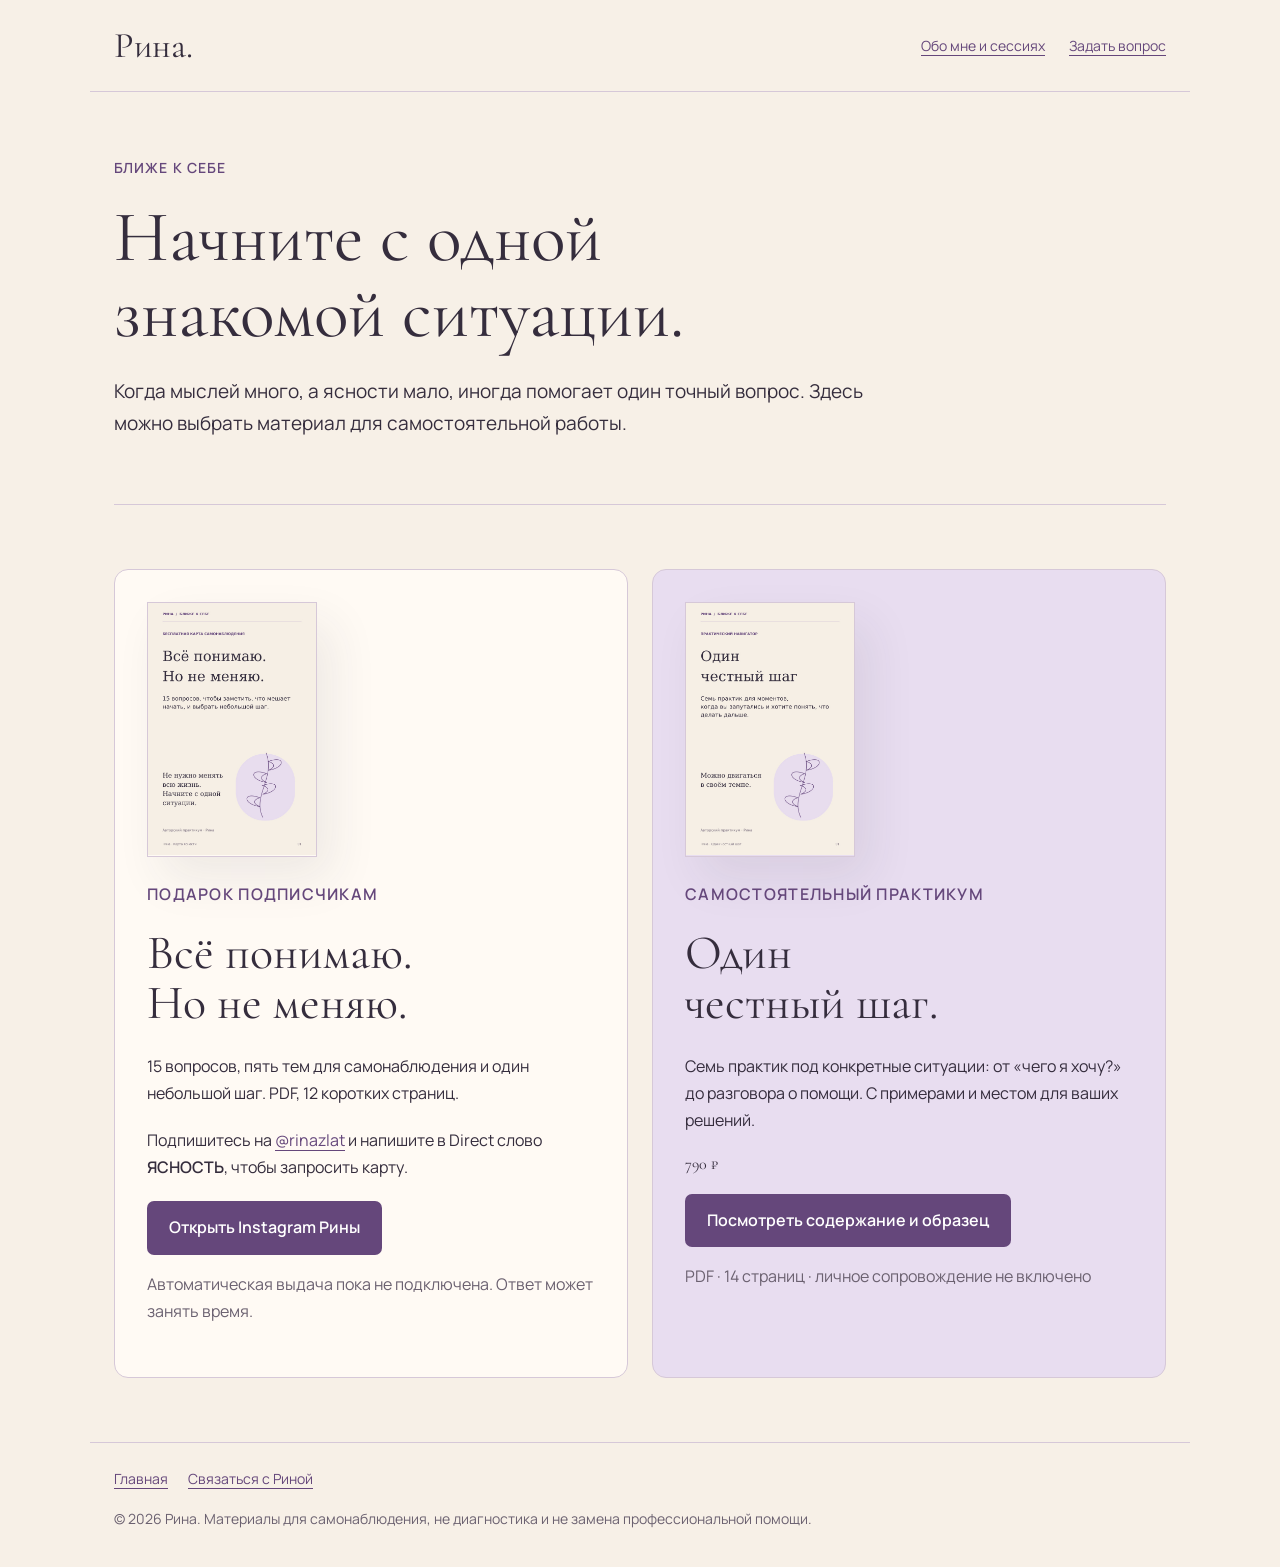
<file: materials/index.html>
<!doctype html><html lang="ru"><head><meta charset="utf-8"><meta name="viewport" content="width=device-width,initial-scale=1"><title>Материалы Рины · Ближе к себе</title><meta name="description" content="Карта самонаблюдения и практический навигатор Рины: понятные вопросы, примеры и небольшие шаги к ясности."><link rel="icon" href="../assets/favicon.svg"><link rel="stylesheet" href="../fonts.css"><link rel="stylesheet" href="../materials.css"></head><body><a class="skip" href="#main">Перейти к содержанию</a><header><a class="brand" href="../">Рина.</a><nav aria-label="Навигация"><a href="../">Обо мне и сессиях</a><a href="https://t.me/rina_neuroetik">Задать вопрос</a></nav></header><main id="main"><p class="eyebrow">БЛИЖЕ К СЕБЕ</p><h1>Начните с одной<br>знакомой ситуации.</h1><p class="lead">Когда мыслей много, а ясности мало, иногда помогает один точный вопрос. Здесь можно выбрать материал для самостоятельной работы.</p><div class="cards section"><article class="card"><img class="cover" src="../assets/yasnost-cover.jpg" alt="Обложка карты «Всё понимаю. Но не меняю»" width="660" height="990"><p class="eyebrow">ПОДАРОК ПОДПИСЧИКАМ</p><h2>Всё понимаю.<br>Но не меняю.</h2><p>15 вопросов, пять тем для самонаблюдения и один небольшой шаг. PDF, 12 коротких страниц.</p><p>Подпишитесь на <a href="https://www.instagram.com/rinazlat/" target="_blank" rel="noopener noreferrer">@rinazlat</a> и напишите в Direct слово <strong>ЯСНОСТЬ</strong>, чтобы запросить карту.</p><a class="button" href="https://www.instagram.com/rinazlat/" target="_blank" rel="noopener noreferrer">Открыть Instagram Рины</a><p class="note" style="margin-top:16px">Автоматическая выдача пока не подключена. Ответ может занять время.</p></article><article class="card lilac"><img class="cover" src="../assets/shag-cover.jpg" alt="Обложка навигатора «Один честный шаг»" width="660" height="990"><p class="eyebrow">САМОСТОЯТЕЛЬНЫЙ ПРАКТИКУМ</p><h2>Один<br>честный шаг.</h2><p>Семь практик под конкретные ситуации: от «чего я хочу?» до разговора о помощи. С примерами и местом для ваших решений.</p><p class="price">790 ₽</p><a class="button" href="../odin-shag/">Посмотреть содержание и образец</a><p class="note" style="margin-top:16px">PDF · 14 страниц · личное сопровождение не включено</p></article></div></main><footer><div class="footer-links"><a href="../">Главная</a><a href="https://t.me/rina_neuroetik">Связаться с Риной</a></div>© 2026 Рина. Материалы для самонаблюдения, не диагностика и не замена профессиональной помощи.</footer></body></html>
</file>
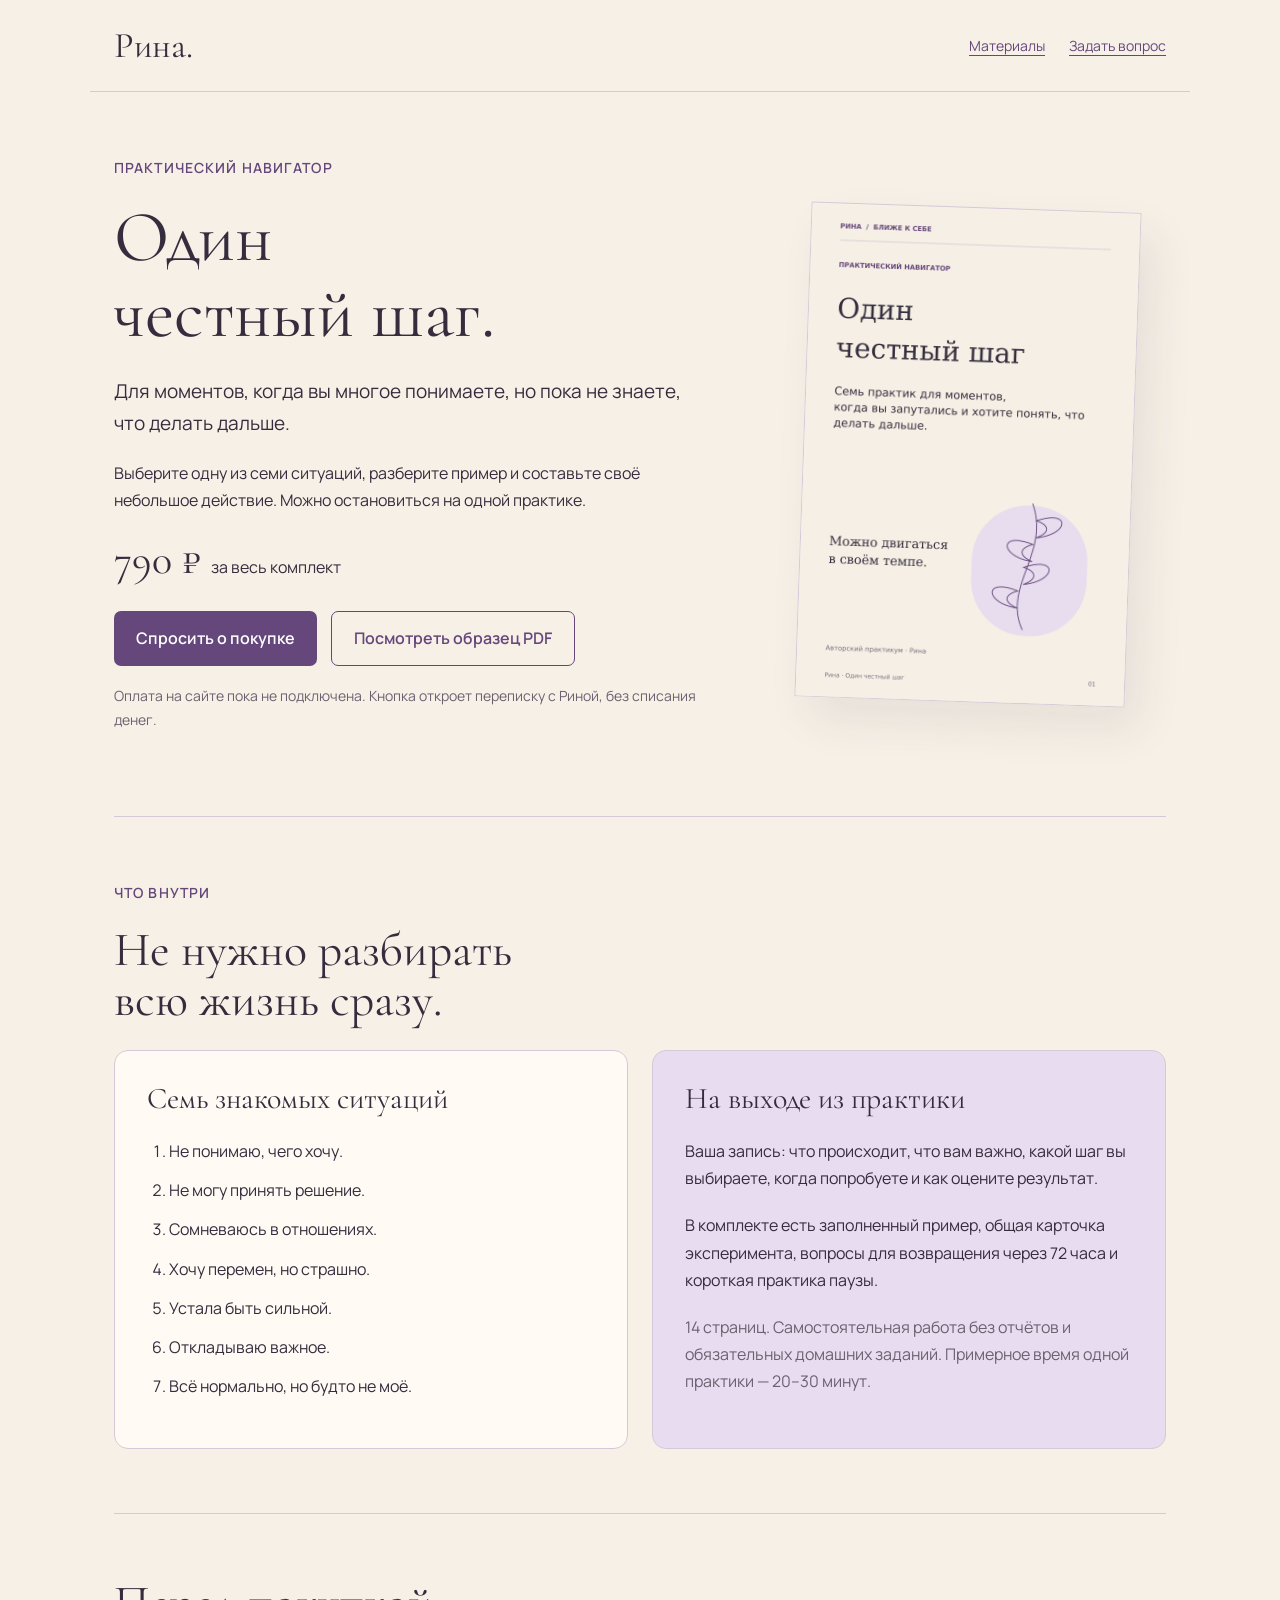
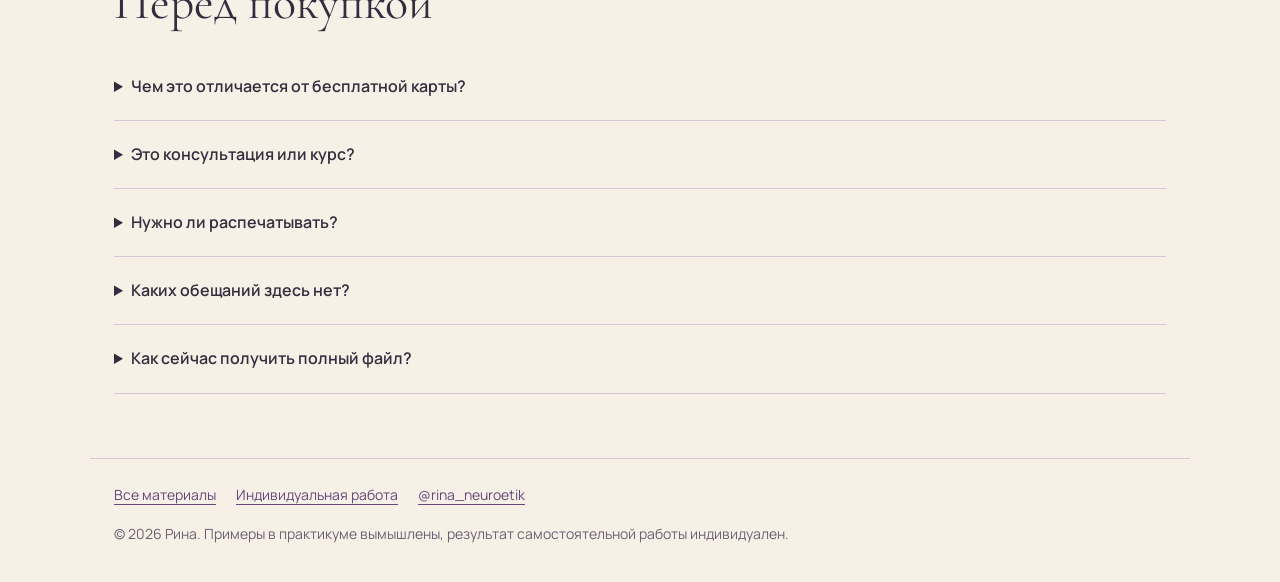
<file: odin-shag/index.html>
<!doctype html><html lang="ru"><head><meta charset="utf-8"><meta name="viewport" content="width=device-width,initial-scale=1"><title>Один честный шаг · Практикум Рины</title><meta name="description" content="Семь практик для самостоятельной работы с выбором, желаниями и перегрузом. PDF Рины, 14 страниц, 790 рублей."><link rel="icon" href="../assets/favicon.svg"><link rel="stylesheet" href="../fonts.css"><link rel="stylesheet" href="../materials.css"></head><body><a class="skip" href="#main">Перейти к содержанию</a><header><a class="brand" href="../">Рина.</a><nav aria-label="Навигация"><a href="../materials/">Материалы</a><a href="https://t.me/rina_neuroetik">Задать вопрос</a></nav></header><main id="main"><section class="hero"><div><p class="eyebrow">ПРАКТИЧЕСКИЙ НАВИГАТОР</p><h1>Один<br>честный шаг.</h1><p class="lead">Для моментов, когда вы многое понимаете, но пока не знаете, что делать дальше.</p><p>Выберите одну из семи ситуаций, разберите пример и составьте своё небольшое действие. Можно остановиться на одной практике.</p><p class="price">790 ₽ <span style="font:16px Manrope,Arial,sans-serif">за весь комплект</span></p><div class="actions"><a class="button" href="https://t.me/rina_neuroetik?text=%D0%A0%D0%B8%D0%BD%D0%B0%2C%20%D0%B7%D0%B4%D1%80%D0%B0%D0%B2%D1%81%D1%82%D0%B2%D1%83%D0%B9%D1%82%D0%B5%21%20%D0%A5%D0%BE%D1%87%D1%83%20%D0%BA%D1%83%D0%BF%D0%B8%D1%82%D1%8C%20%D0%BD%D0%B0%D0%B2%D0%B8%D0%B3%D0%B0%D1%82%D0%BE%D1%80%20%C2%AB%D0%9E%D0%B4%D0%B8%D0%BD%20%D1%87%D0%B5%D1%81%D1%82%D0%BD%D1%8B%D0%B9%20%D1%88%D0%B0%D0%B3%C2%BB%20%D0%B7%D0%B0%20790%20%E2%82%BD.%20%D0%9A%D0%B0%D0%BA%20%D0%B5%D0%B3%D0%BE%20%D0%BF%D0%BE%D0%BB%D1%83%D1%87%D0%B8%D1%82%D1%8C%3F" target="_blank" rel="noopener noreferrer">Спросить о покупке</a><a class="button secondary" href="https://rina-neurodetection.rinaistamgulova.chatgpt.site/downloads/odin-shag-preview.pdf" target="_blank" rel="noopener">Посмотреть образец PDF</a></div><p class="note">Оплата на сайте пока не подключена. Кнопка откроет переписку с Риной, без списания денег.</p></div><img class="cover" src="../assets/shag-cover.jpg" alt="Обложка «Один честный шаг»" width="660" height="990"></section><section class="section"><p class="eyebrow">ЧТО ВНУТРИ</p><h2>Не нужно разбирать<br>всю жизнь сразу.</h2><div class="cards"><div class="card"><h3>Семь знакомых ситуаций</h3><ol class="list"><li>Не понимаю, чего хочу.</li><li>Не могу принять решение.</li><li>Сомневаюсь в отношениях.</li><li>Хочу перемен, но страшно.</li><li>Устала быть сильной.</li><li>Откладываю важное.</li><li>Всё нормально, но будто не моё.</li></ol></div><div class="card lilac"><h3>На выходе из практики</h3><p>Ваша запись: что происходит, что вам важно, какой шаг вы выбираете, когда попробуете и как оцените результат.</p><p>В комплекте есть заполненный пример, общая карточка эксперимента, вопросы для возвращения через 72 часа и короткая практика паузы.</p><p class="note">14 страниц. Самостоятельная работа без отчётов и обязательных домашних заданий. Примерное время одной практики — 20–30 минут.</p></div></div></section><section class="section"><h2>Перед покупкой</h2><details><summary>Чем это отличается от бесплатной карты?</summary><p>Бесплатная карта помогает заметить тему, которой хочется уделить внимание. Навигатор даёт отдельные практики под жизненные ситуации: вопросы, пример, действие и способ вернуться к результату.</p></details><details><summary>Это консультация или курс?</summary><p>Это PDF для самостоятельного использования. Личная сессия, аудио, проверка ответов и сопровождение в стоимость не входят.</p></details><details><summary>Нужно ли распечатывать?</summary><p>Нет. Можно читать с телефона и записывать ответы в заметках. Поля в PDF предназначены для записей на распечатке или разметки в приложении для PDF.</p></details><details><summary>Каких обещаний здесь нет?</summary><p>Материал не ставит диагноз, не измеряет активность мозга и не гарантирует решения проблемы. Он не предназначен для кризисных ситуаций и не заменяет индивидуальной профессиональной помощи.</p></details><details><summary>Как сейчас получить полный файл?</summary><p>Напишите Рине в Telegram: «Хочу навигатор “Один честный шаг”». Условия оплаты и получения согласуются до покупки. Автоматическая оплата и выдача на сайте пока недоступны.</p></details></section></main><footer><div class="footer-links"><a href="../materials/">Все материалы</a><a href="../#contact">Индивидуальная работа</a><a href="https://t.me/rina_neuroetik">@rina_neuroetik</a></div>© 2026 Рина. Примеры в практикуме вымышлены, результат самостоятельной работы индивидуален.</footer></body></html>
</file>
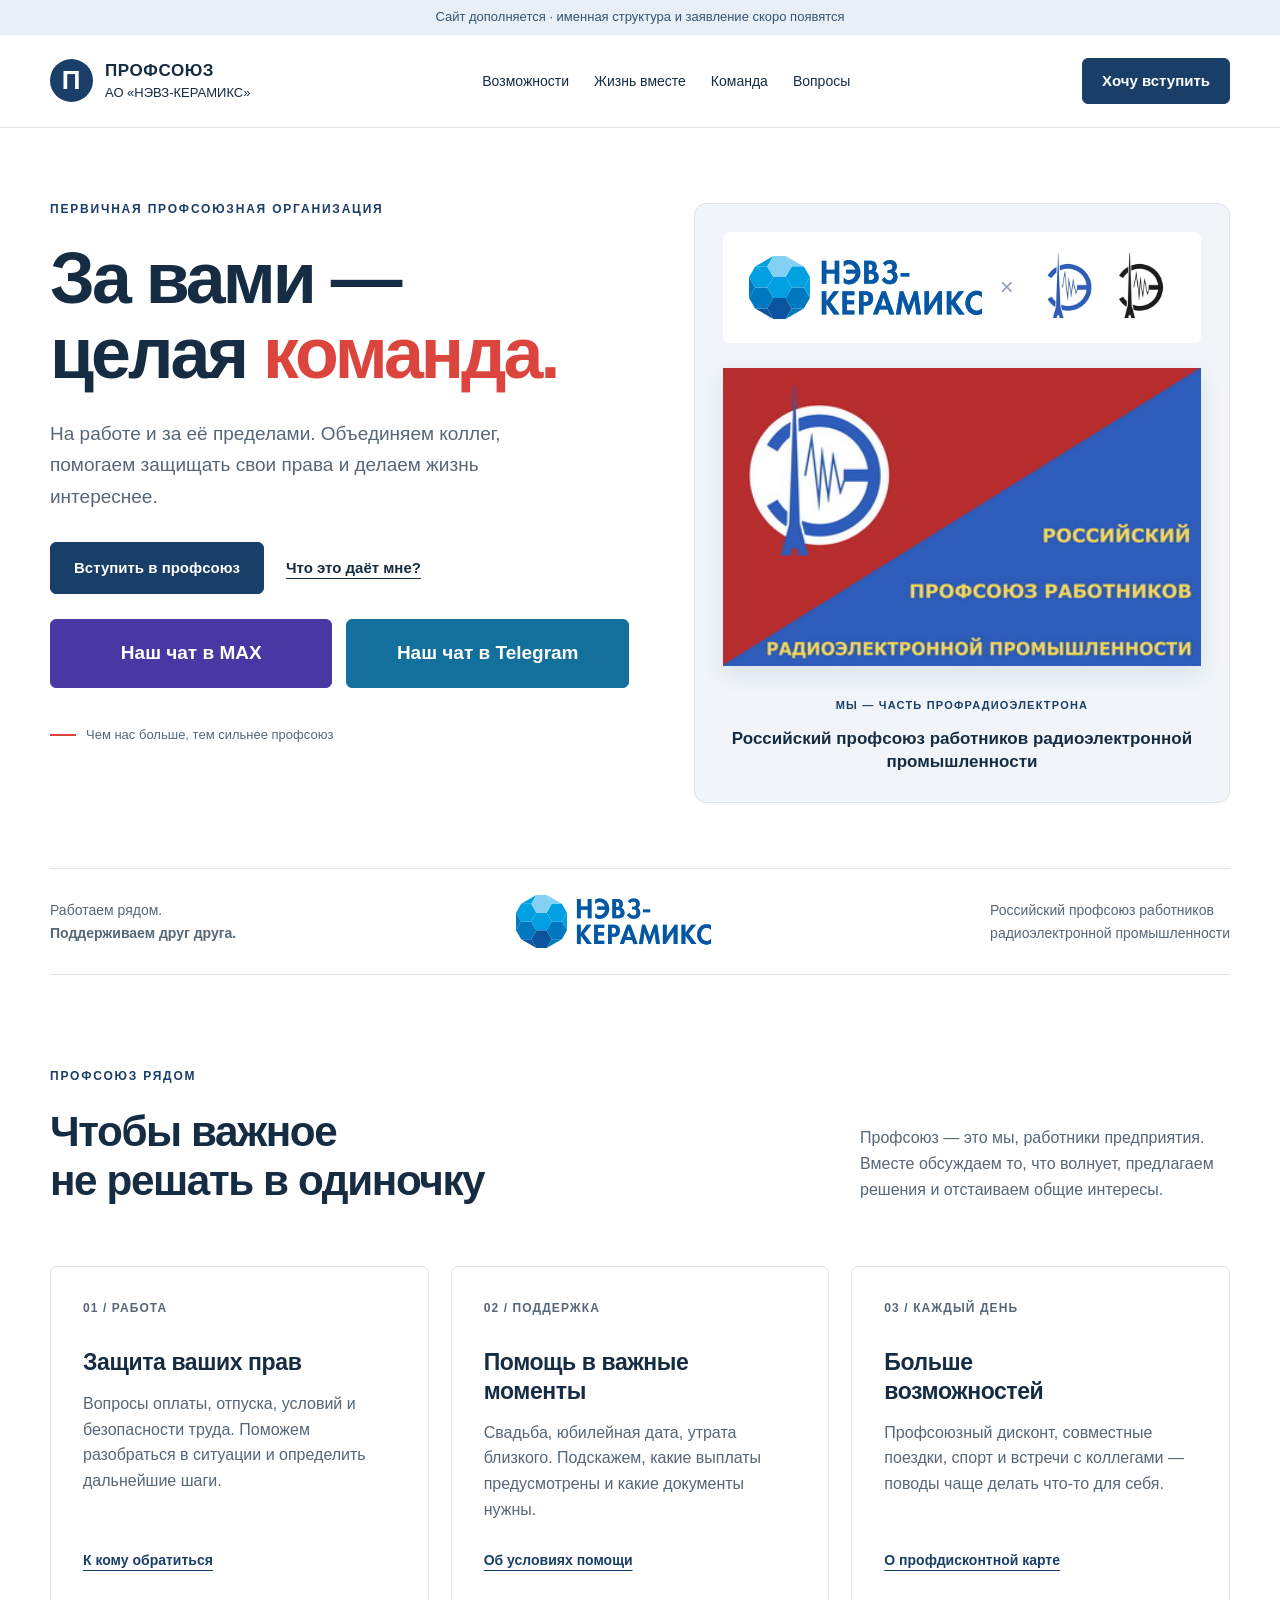
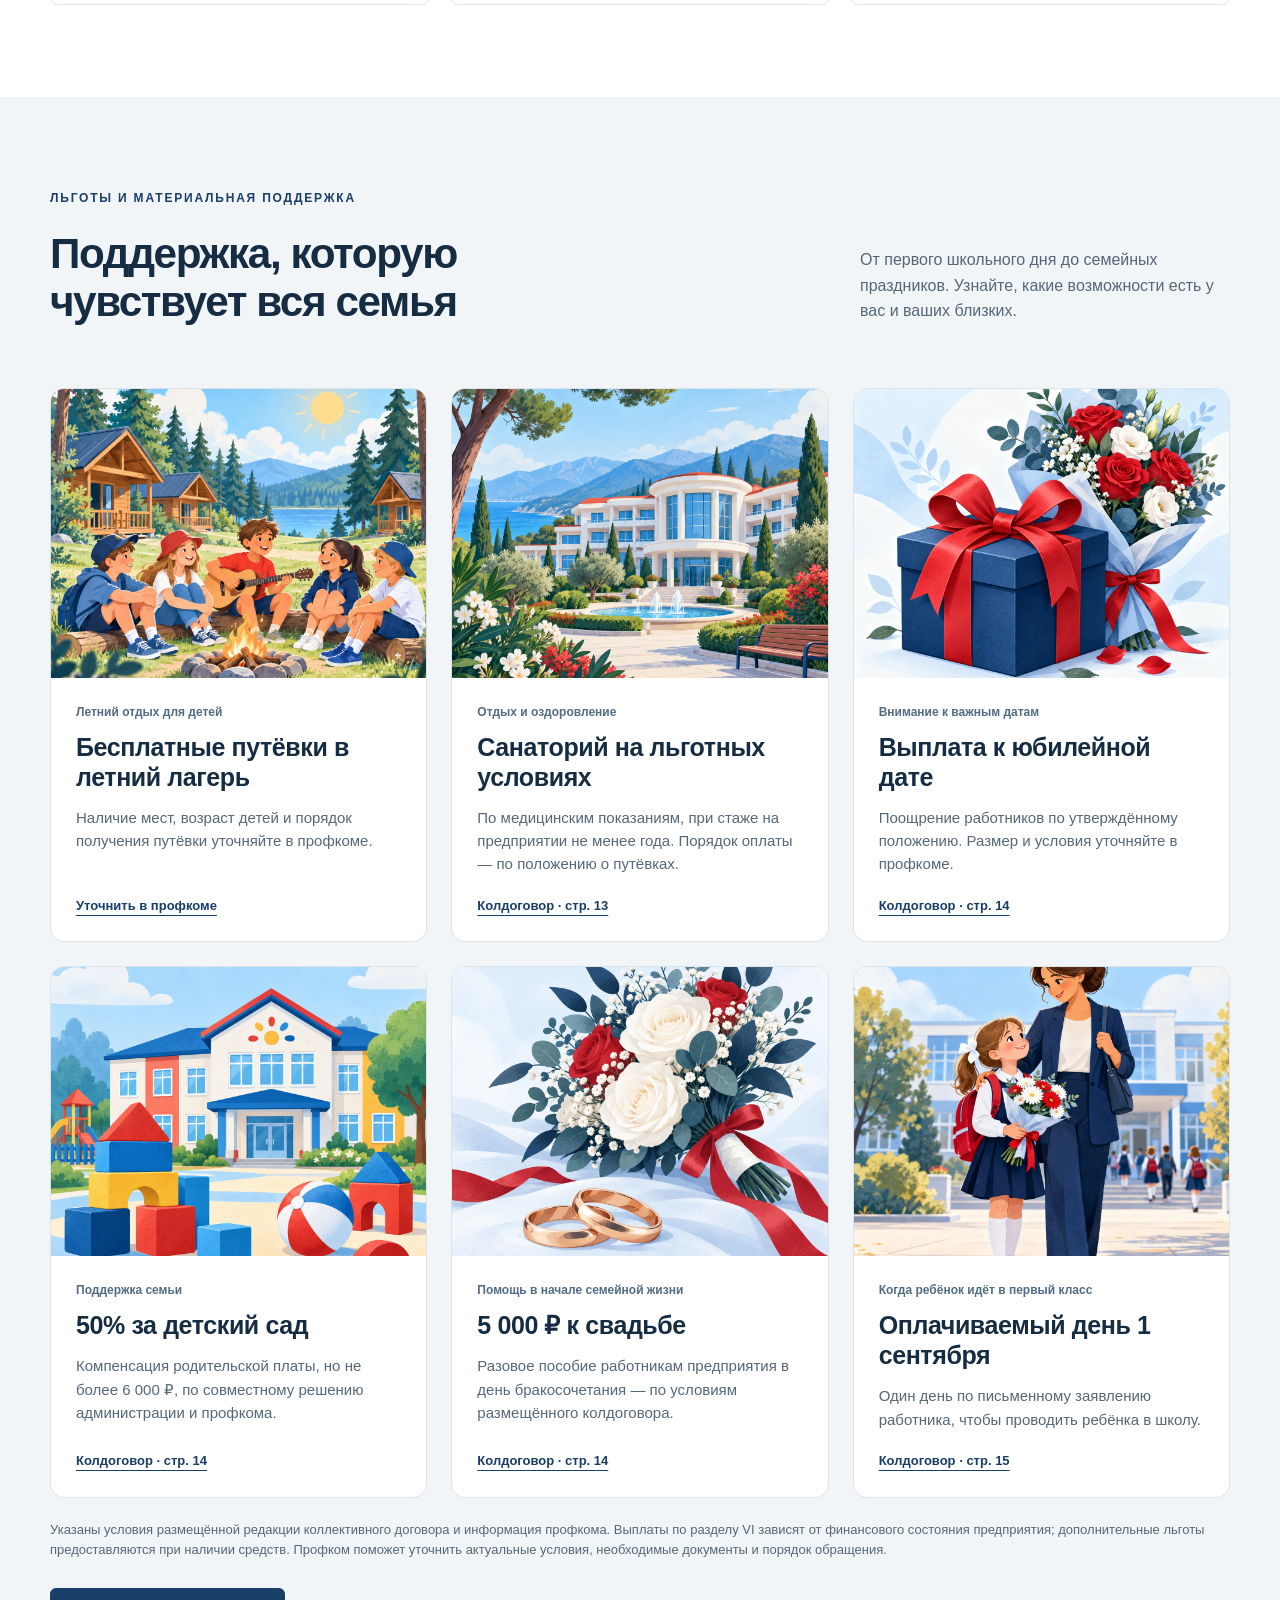
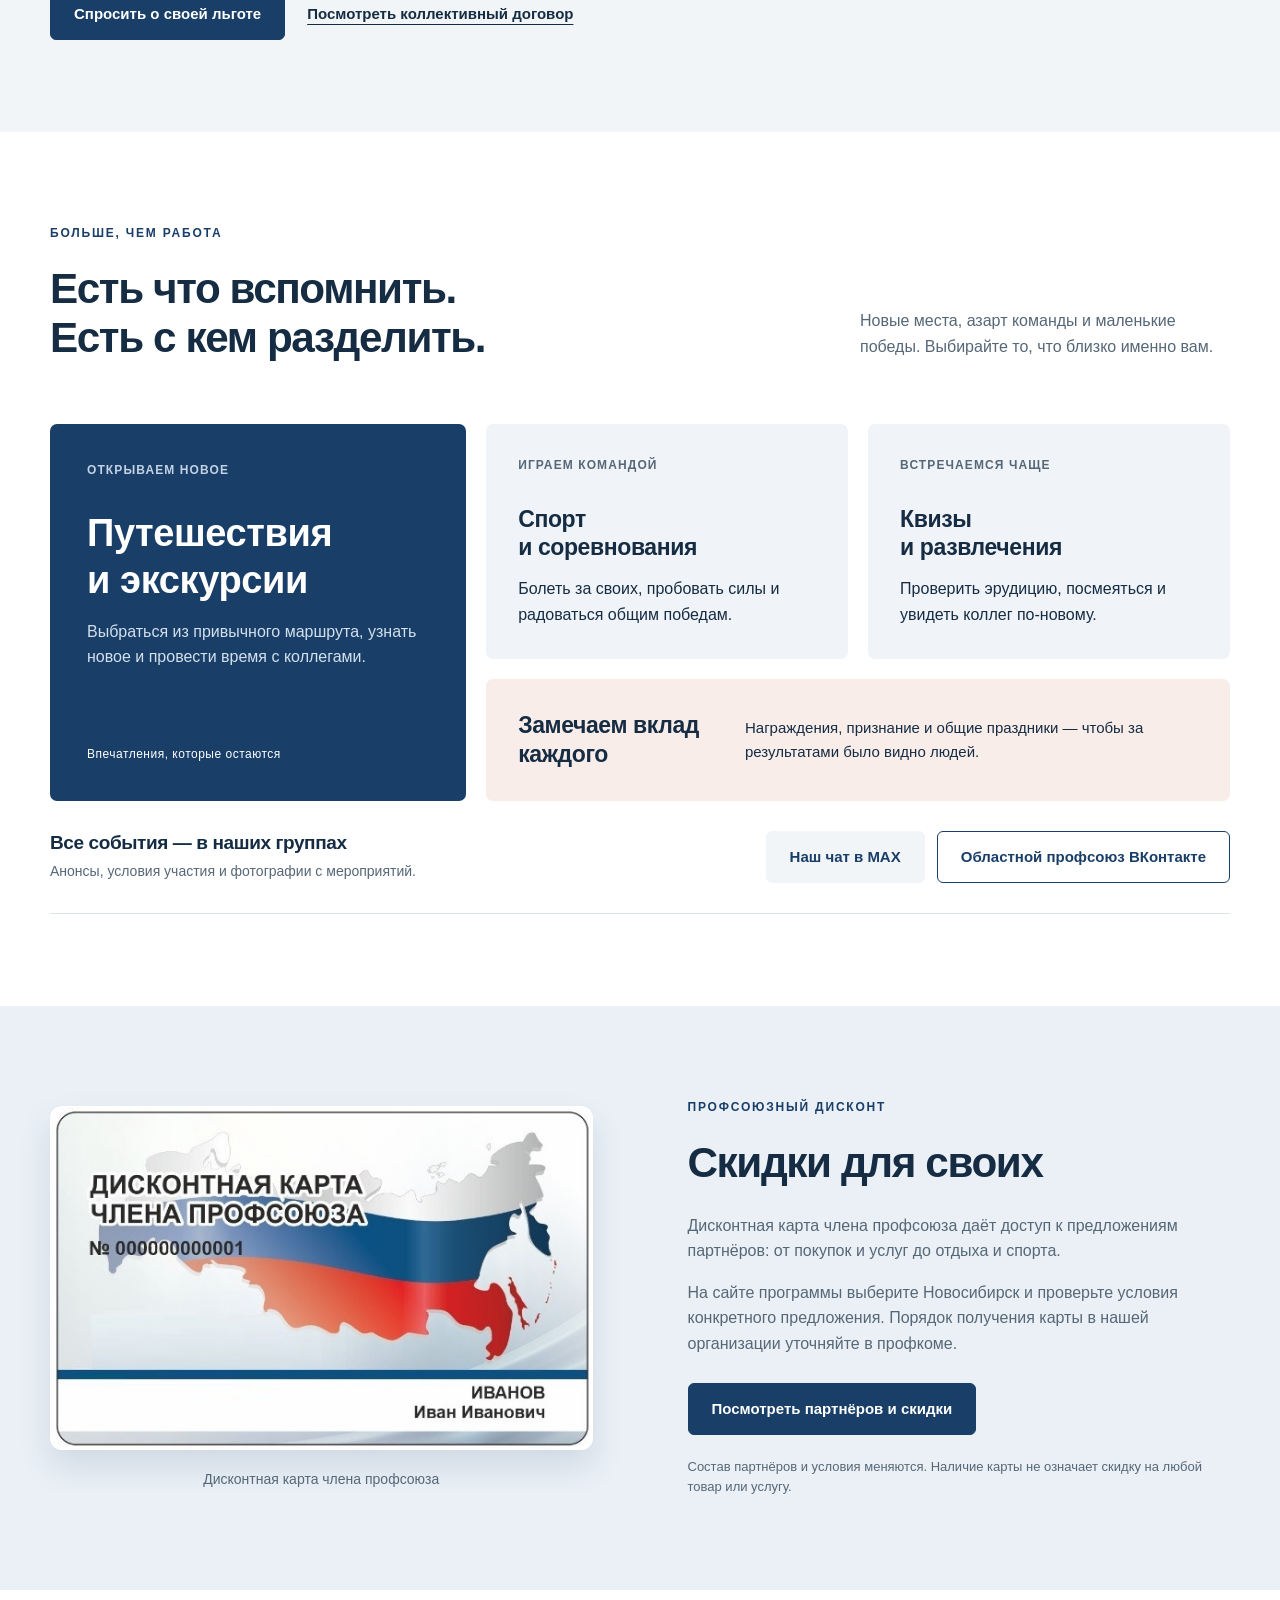
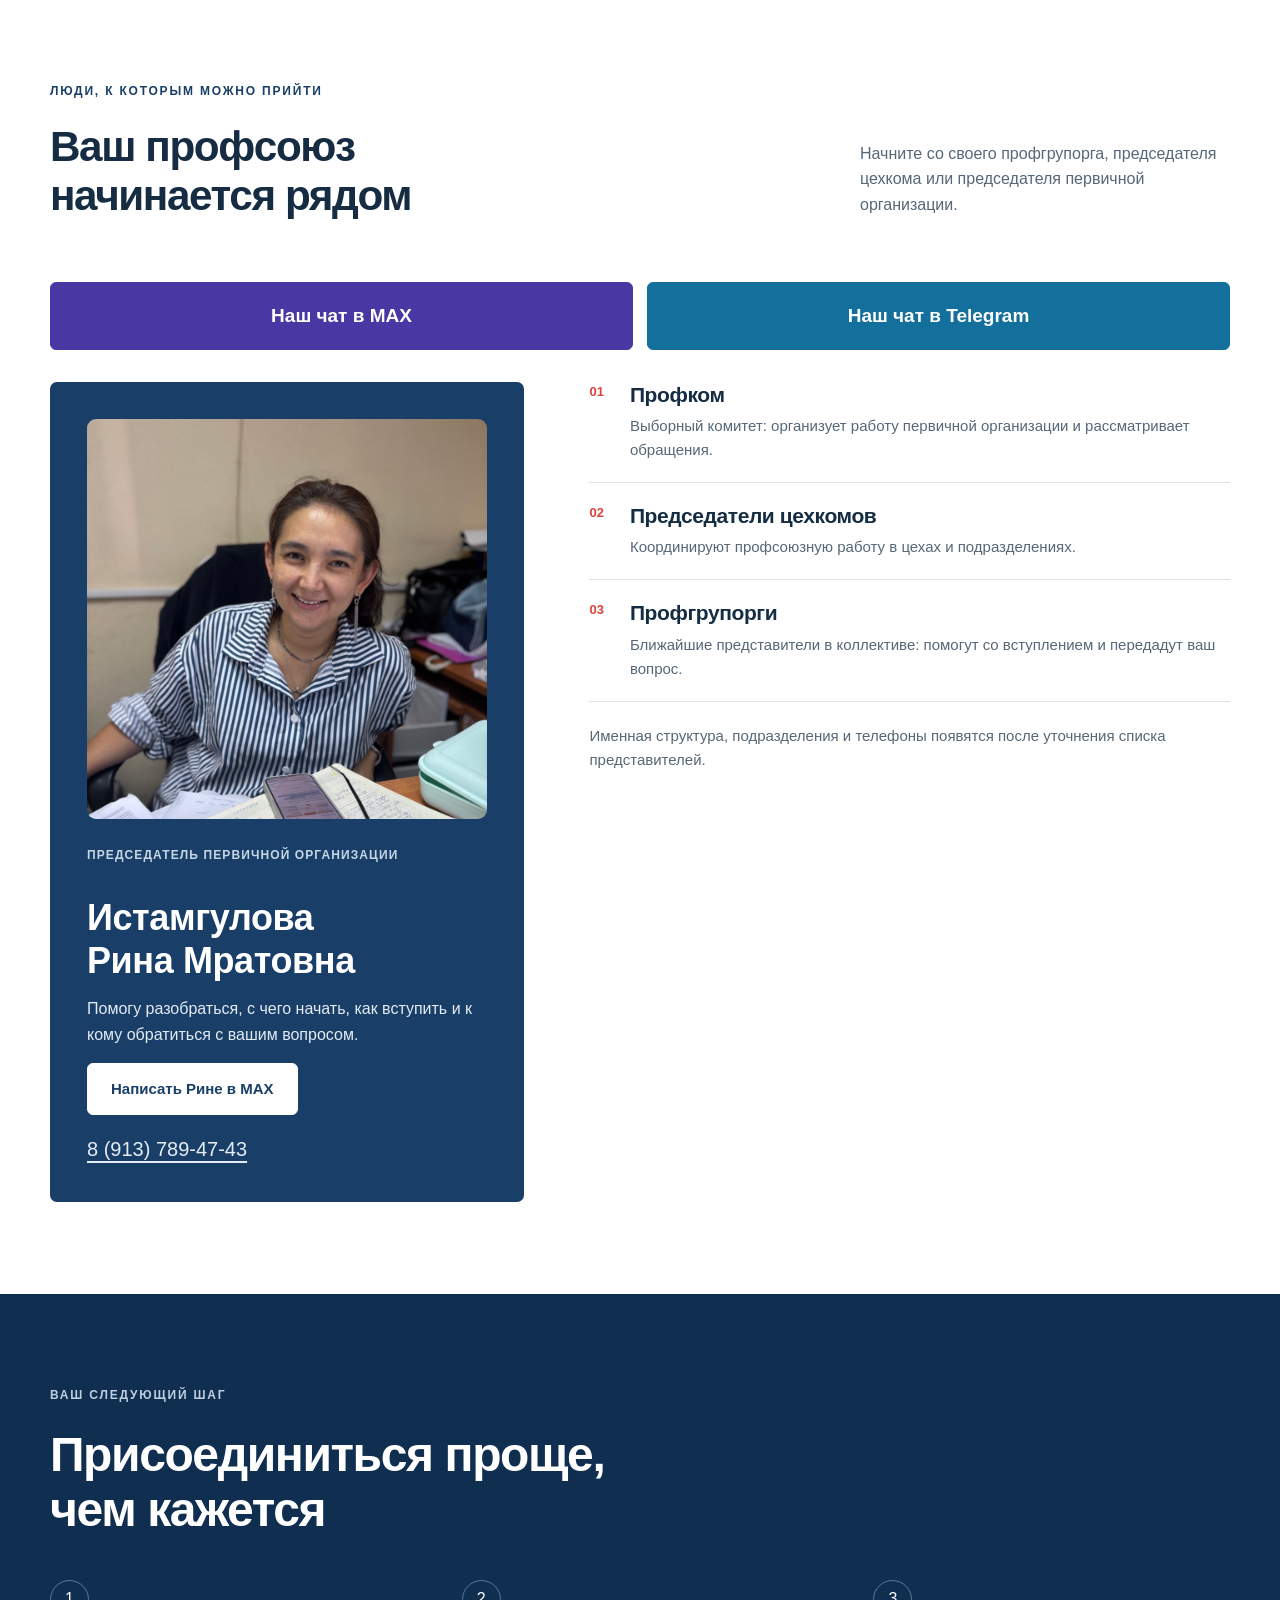
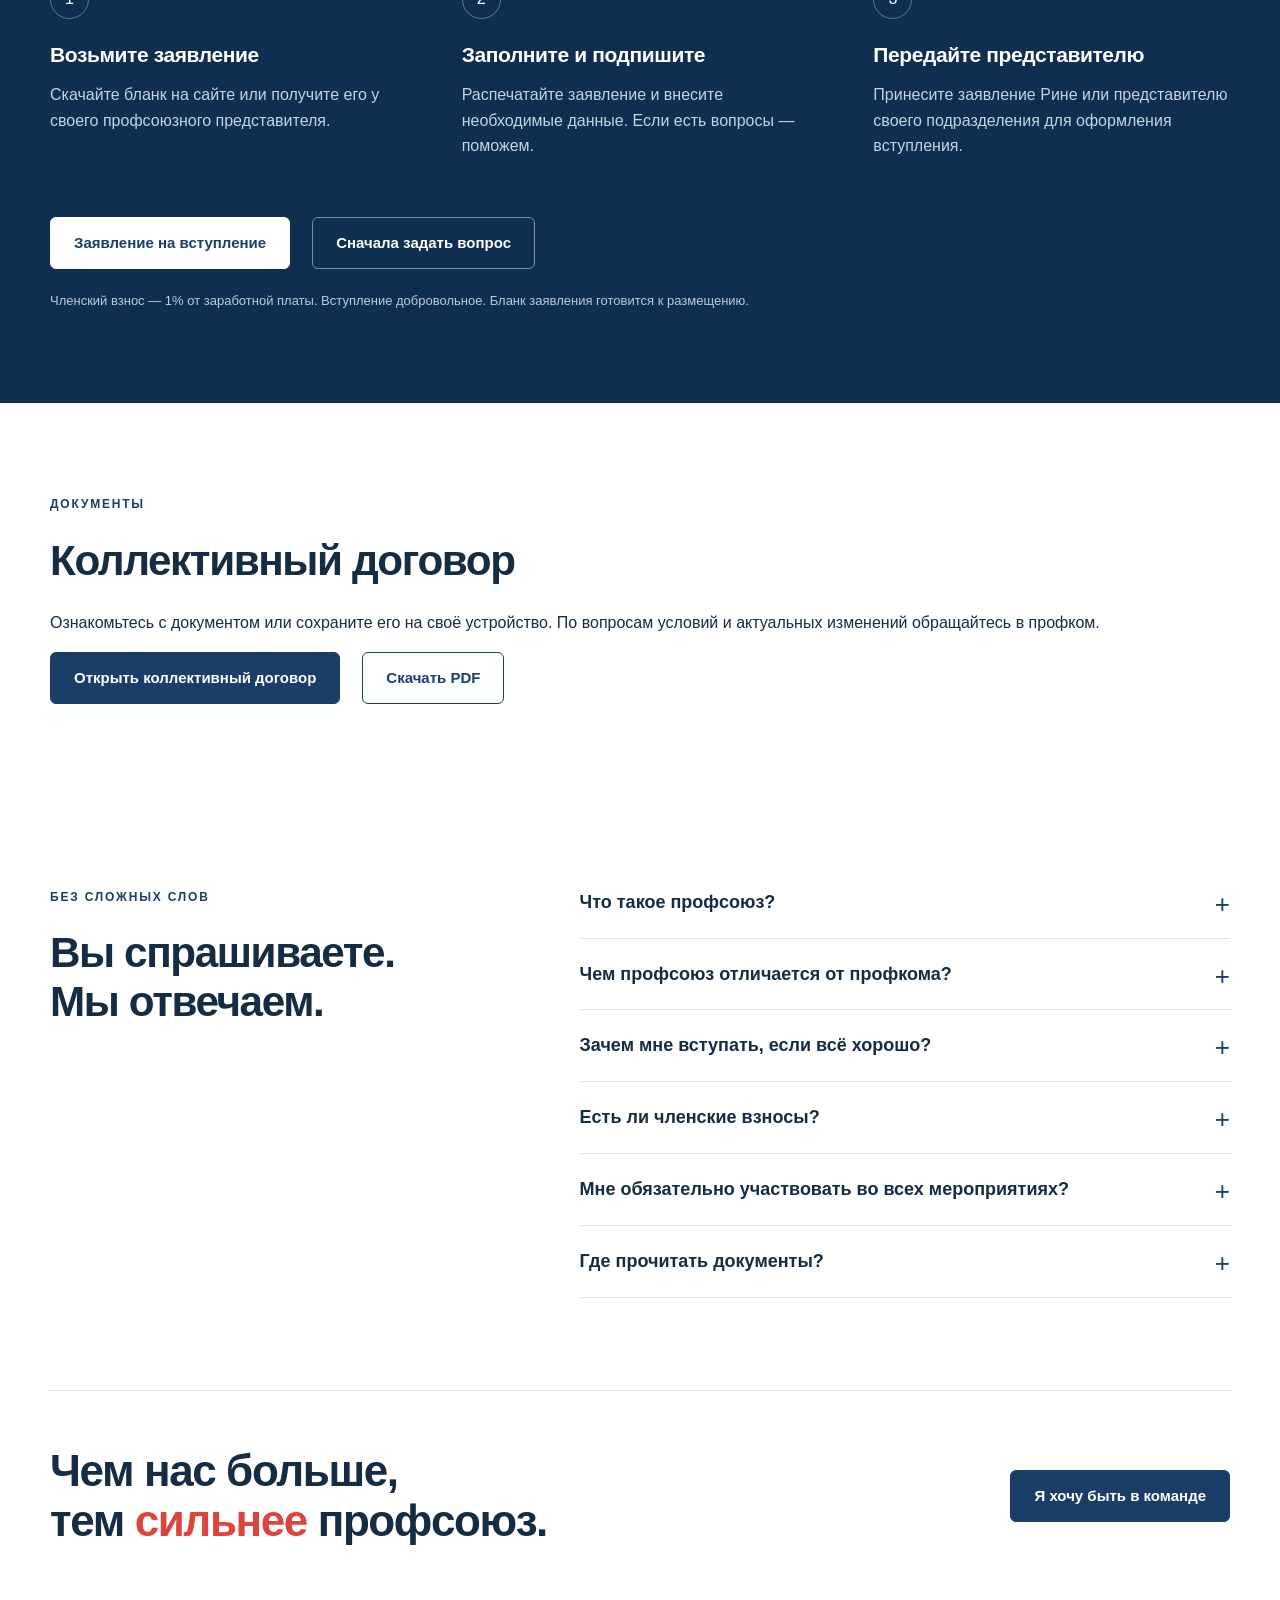
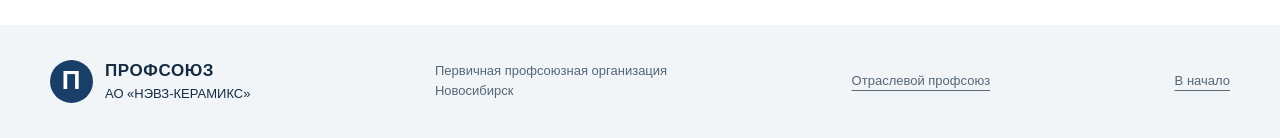
<file: profsoyuz/index.html>
<!doctype html><html lang="ru"><head><meta charset="utf-8"><meta name="viewport" content="width=device-width,initial-scale=1"><meta name="description" content="Профсоюз АО «НЭВЗ-КЕРАМИКС»: поддержка работников, защита трудовых прав, совместный отдых и вступление в профсоюз."><title>Профсоюз АО «НЭВЗ-КЕРАМИКС» — вместе сильнее</title><link rel="icon" href="data:image/svg+xml,%3Csvg xmlns='http://www.w3.org/2000/svg' viewBox='0 0 32 32'%3E%3Crect width='32' height='32' rx='8' fill='%231b416d'/%3E%3Cpath d='M8 24V9h16v15h-5V14h-6v10' fill='white'/%3E%3C/svg%3E"><link rel="stylesheet" href="style.css"></head><body>
<div class="preview">Сайт дополняется · именная структура и заявление скоро появятся</div>
<header><div class="wrap header"><a class="brand" href="#home"><span class="brand-symbol">П</span><span>ПРОФСОЮЗ<small>АО «НЭВЗ-КЕРАМИКС»</small></span></a><nav aria-label="Основная навигация"><a href="#support">Возможности</a><a href="#life">Жизнь вместе</a><a href="#team">Команда</a><a href="#faq">Вопросы</a></nav><a class="button small" href="#join">Хочу вступить</a></div></header>
<main><section class="hero wrap" id="home"><div class="hero-copy"><p class="eyebrow">ПЕРВИЧНАЯ ПРОФСОЮЗНАЯ ОРГАНИЗАЦИЯ</p><h1>За вами —<br>целая <em>команда.</em></h1><p class="lead">На работе и за её пределами. Объединяем коллег, помогаем защищать свои права и делаем жизнь интереснее.</p><div class="actions"><a class="button" href="#join">Вступить в профсоюз</a><a class="text-link" href="#support">Что это даёт мне?</a></div><div class="chat-buttons"><a class="button chat-max" href="https://max.ru/join/9cGgbJzEIIuREvrA00AGl0H8Tqwx5pviDRx-MB-zIwA" target="_blank" rel="noopener noreferrer">Наш чат в MAX</a><a class="button chat-telegram" href="https://t.me/ppokeramics" target="_blank" rel="noopener noreferrer">Наш чат в Telegram</a></div><div class="hero-note"><span></span>Чем нас больше, тем сильнее профсоюз</div></div><div class="hero-visual union-composition"><div class="partner-logos"><img src="assets/logo.svg" alt="НЭВЗ-КЕРАМИКС"><span class="logo-divider" aria-hidden="true">×</span><img src="assets/union-emblem.jpg" alt="Эмблема Профрадиоэлектрона"></div><div class="large-union-flag"><img src="assets/flag.jpg" alt="Красно-синий флаг Российского профсоюза работников радиоэлектронной промышленности"></div><div class="union-affiliation"><span>МЫ — ЧАСТЬ ПРОФРАДИОЭЛЕКТРОНА</span><p>Российский профсоюз работников радиоэлектронной промышленности</p></div></div></section>
<div class="identity wrap"><span>Работаем рядом.<br><b>Поддерживаем друг друга.</b></span><img src="assets/logo.svg" alt="НЭВЗ-КЕРАМИКС — логотип с официального сайта предприятия"><p>Российский профсоюз работников<br>радиоэлектронной промышленности</p></div>
<section class="section wrap" id="support"><div class="section-head"><div><p class="eyebrow">ПРОФСОЮЗ РЯДОМ</p><h2>Чтобы важное<br>не решать в одиночку</h2></div><p>Профсоюз — это мы, работники предприятия. Вместе обсуждаем то, что волнует, предлагаем решения и отстаиваем общие интересы.</p></div><div class="benefits"><article class="benefit"><span class="number">01 / РАБОТА</span><h3>Защита ваших прав</h3><p>Вопросы оплаты, отпуска, условий и безопасности труда. Поможем разобраться в ситуации и определить дальнейшие шаги.</p><a href="#team">К кому обратиться</a></article><article class="benefit"><span class="number">02 / ПОДДЕРЖКА</span><h3>Помощь в важные моменты</h3><p>Свадьба, юбилейная дата, утрата близкого. Подскажем, какие выплаты предусмотрены и какие документы нужны.</p><a href="#payments">Об условиях помощи</a></article><article class="benefit"><span class="number">03 / КАЖДЫЙ ДЕНЬ</span><h3>Больше возможностей</h3><p>Профсоюзный дисконт, совместные поездки, спорт и встречи с коллегами — поводы чаще делать что-то для себя.</p><a href="#discount">О профдисконтной карте</a></article></div></section>
<section class="payments section" id="payments"><div class="wrap"><div class="section-head"><div><p class="eyebrow">ЛЬГОТЫ И МАТЕРИАЛЬНАЯ ПОДДЕРЖКА</p><h2>Поддержка, которую<br>чувствует вся семья</h2></div><p>От первого школьного дня до семейных праздников. Узнайте, какие возможности есть у вас и ваших близких.</p></div><div class="visual-benefits"><article class="visual-benefit"><img src="assets/benefits/camp.png" alt="" loading="lazy" width="1024" height="1024"><div class="visual-benefit-copy"><p class="benefit-kicker">Летний отдых для детей</p><h3>Бесплатные путёвки в летний лагерь</h3><p>Наличие мест, возраст детей и порядок получения путёвки уточняйте в профкоме.</p><a class="benefit-source" href="#team">Уточнить в профкоме</a></div></article><article class="visual-benefit"><img src="assets/benefits/sanatorium.png" alt="" loading="lazy" width="1024" height="1024"><div class="visual-benefit-copy"><p class="benefit-kicker">Отдых и оздоровление</p><h3>Санаторий на льготных условиях</h3><p>По медицинским показаниям, при стаже на предприятии не менее года. Порядок оплаты — по положению о путёвках.</p><a class="benefit-source" href="documents/collective-agreement.pdf#page=13" target="_blank" rel="noopener noreferrer">Колдоговор · стр. 13</a></div></article><article class="visual-benefit"><img src="assets/benefits/anniversary.png" alt="" loading="lazy" width="1024" height="1024"><div class="visual-benefit-copy"><p class="benefit-kicker">Внимание к важным датам</p><h3>Выплата к юбилейной дате</h3><p>Поощрение работников по утверждённому положению. Размер и условия уточняйте в профкоме.</p><a class="benefit-source" href="documents/collective-agreement.pdf#page=14" target="_blank" rel="noopener noreferrer">Колдоговор · стр. 14</a></div></article><article class="visual-benefit"><img src="assets/benefits/kindergarten.png" alt="" loading="lazy" width="1024" height="1024"><div class="visual-benefit-copy"><p class="benefit-kicker">Поддержка семьи</p><h3>50% за детский сад</h3><p>Компенсация родительской платы, но не более 6 000 ₽, по совместному решению администрации и профкома.</p><a class="benefit-source" href="documents/collective-agreement.pdf#page=14" target="_blank" rel="noopener noreferrer">Колдоговор · стр. 14</a></div></article><article class="visual-benefit"><img src="assets/benefits/wedding.png" alt="" loading="lazy" width="1024" height="1024"><div class="visual-benefit-copy"><p class="benefit-kicker">Помощь в начале семейной жизни</p><h3>5 000 ₽ к свадьбе</h3><p>Разовое пособие работникам предприятия в день бракосочетания — по условиям размещённого колдоговора.</p><a class="benefit-source" href="documents/collective-agreement.pdf#page=14" target="_blank" rel="noopener noreferrer">Колдоговор · стр. 14</a></div></article><article class="visual-benefit"><img src="assets/benefits/school.png" alt="" loading="lazy" width="1024" height="1024"><div class="visual-benefit-copy"><p class="benefit-kicker">Когда ребёнок идёт в первый класс</p><h3>Оплачиваемый день 1 сентября</h3><p>Один день по письменному заявлению работника, чтобы проводить ребёнка в школу.</p><a class="benefit-source" href="documents/collective-agreement.pdf#page=15" target="_blank" rel="noopener noreferrer">Колдоговор · стр. 15</a></div></article></div><p class="fine">Указаны условия размещённой редакции коллективного договора и информация профкома. Выплаты по разделу VI зависят от финансового состояния предприятия; дополнительные льготы предоставляются при наличии средств. Профком поможет уточнить актуальные условия, необходимые документы и порядок обращения.</p><div class="actions benefits-actions"><a class="button" href="#team">Спросить о своей льготе</a><a class="text-link" href="#documents">Посмотреть коллективный договор</a></div></div></section><section class="section wrap" id="life"><div class="section-head"><div><p class="eyebrow">БОЛЬШЕ, ЧЕМ РАБОТА</p><h2>Есть что вспомнить.<br>Есть с кем разделить.</h2></div><p>Новые места, азарт команды и маленькие победы. Выбирайте то, что близко именно вам.</p></div><div class="life-grid"><article class="life-main"><span class="number">ОТКРЫВАЕМ НОВОЕ</span><h3>Путешествия<br>и экскурсии</h3><p>Выбраться из привычного маршрута, узнать новое и провести время с коллегами.</p><span class="life-tag">Впечатления, которые остаются</span></article><article><span class="number">ИГРАЕМ КОМАНДОЙ</span><h3>Спорт<br>и соревнования</h3><p>Болеть за своих, пробовать силы и радоваться общим победам.</p></article><article><span class="number">ВСТРЕЧАЕМСЯ ЧАЩЕ</span><h3>Квизы<br>и развлечения</h3><p>Проверить эрудицию, посмеяться и увидеть коллег по-новому.</p></article><article class="life-wide"><h3>Замечаем вклад каждого</h3><p>Награждения, признание и общие праздники — чтобы за результатами было видно людей.</p></article></div><div class="social-strip"><div><h3>Все события — в наших группах</h3><p>Анонсы, условия участия и фотографии с мероприятий.</p></div><div class="actions"><a class="button light" href="https://max.ru/join/9cGgbJzEIIuREvrA00AGl0H8Tqwx5pviDRx-MB-zIwA" target="_blank" rel="noopener noreferrer">Наш чат в MAX</a><a class="button outline" href="https://vk.ru/profelektr" target="_blank" rel="noopener noreferrer">Областной профсоюз ВКонтакте</a></div></div></section>
<section class="discount section" id="discount"><div class="wrap discount-grid"><figure class="discount-card"><img src="assets/discount-card.jpg" alt="Дисконтная карта члена профсоюза — Профсоюзный дисконт" loading="lazy"><figcaption>Дисконтная карта члена профсоюза</figcaption></figure><div><p class="eyebrow">ПРОФСОЮЗНЫЙ ДИСКОНТ</p><h2>Скидки для своих</h2><p>Дисконтная карта члена профсоюза даёт доступ к предложениям партнёров: от покупок и услуг до отдыха и спорта.</p><p>На сайте программы выберите Новосибирск и проверьте условия конкретного предложения. Порядок получения карты в нашей организации уточняйте в профкоме.</p><a class="button" href="https://profdiscount.ru/" target="_blank" rel="noopener noreferrer">Посмотреть партнёров и скидки</a><p class="fine">Состав партнёров и условия меняются. Наличие карты не означает скидку на любой товар или услугу.</p></div></div></section>
<section class="section wrap" id="team"><div class="section-head"><div><p class="eyebrow">ЛЮДИ, К КОТОРЫМ МОЖНО ПРИЙТИ</p><h2>Ваш профсоюз<br>начинается рядом</h2></div><p>Начните со своего профгрупорга, председателя цехкома или председателя первичной организации.</p></div><div class="chat-buttons"><a class="button chat-max" href="https://max.ru/join/9cGgbJzEIIuREvrA00AGl0H8Tqwx5pviDRx-MB-zIwA" target="_blank" rel="noopener noreferrer">Наш чат в MAX</a><a class="button chat-telegram" href="https://t.me/ppokeramics" target="_blank" rel="noopener noreferrer">Наш чат в Telegram</a></div><div class="team-grid"><article class="chair"><img class="chair-portrait" src="assets/rina-chair.jpg" alt="Истамгулова Рина Мратовна — председатель первичной профсоюзной организации" width="960" height="1280" loading="lazy"><span class="number">ПРЕДСЕДАТЕЛЬ ПЕРВИЧНОЙ ОРГАНИЗАЦИИ</span><h3 class="chair-name">Истамгулова<br>Рина Мратовна</h3><p>Помогу разобраться, с чего начать, как вступить и к кому обратиться с вашим вопросом.</p><a class="button light" href="https://max.ru/u/f9LHodD0cOL2WtopQUYMFd4QkMiOq19M--o5O5hVUc-76xa7L0b8xtu5hyA" target="_blank" rel="noopener noreferrer">Написать Рине в MAX</a><p class="chair-phone"><a href="tel:+79137894743">8 (913) 789-47-43</a></p></article><div class="structure"><article><span>01</span><div><h3>Профком</h3><p>Выборный комитет: организует работу первичной организации и рассматривает обращения.</p></div></article><article><span>02</span><div><h3>Председатели цехкомов</h3><p>Координируют профсоюзную работу в цехах и подразделениях.</p></div></article><article><span>03</span><div><h3>Профгрупорги</h3><p>Ближайшие представители в коллективе: помогут со вступлением и передадут ваш вопрос.</p></div></article><p class="fine">Именная структура, подразделения и телефоны появятся после уточнения списка представителей.</p></div></div></section>
<section class="join section" id="join"><div class="wrap"><p class="eyebrow">ВАШ СЛЕДУЮЩИЙ ШАГ</p><h2>Присоединиться проще,<br>чем кажется</h2><div class="steps"><article><span>1</span><h3>Возьмите заявление</h3><p>Скачайте бланк на сайте или получите его у своего профсоюзного представителя.</p></article><article><span>2</span><h3>Заполните и подпишите</h3><p>Распечатайте заявление и внесите необходимые данные. Если есть вопросы — поможем.</p></article><article><span>3</span><h3>Передайте представителю</h3><p>Принесите заявление Рине или представителю своего подразделения для оформления вступления.</p></article></div><div class="actions"><button class="button light" data-info="application">Заявление на вступление</button><a class="button transparent" href="#team">Сначала задать вопрос</a></div><p class="fine">Членский взнос — 1% от заработной платы. Вступление добровольное. Бланк заявления готовится к размещению.</p></div></section>
<section class="section wrap" id="documents"><p class="eyebrow">ДОКУМЕНТЫ</p><h2>Коллективный договор</h2><p>Ознакомьтесь с документом или сохраните его на своё устройство. По вопросам условий и актуальных изменений обращайтесь в профком.</p><div class="actions"><a class="button" href="documents/collective-agreement.pdf" target="_blank" rel="noopener noreferrer">Открыть коллективный договор</a><a class="button outline" href="documents/collective-agreement.pdf" download="Коллективный-договор.pdf">Скачать PDF</a></div></section><section class="section wrap faq" id="faq"><div><p class="eyebrow">БЕЗ СЛОЖНЫХ СЛОВ</p><h2>Вы спрашиваете.<br>Мы отвечаем.</h2></div><div class="questions"><details><summary>Что такое профсоюз?</summary><p>Это добровольное объединение работников для представительства и защиты общих трудовых и социально-экономических интересов. Первичная организация объединяет коллег на нашем предприятии.</p></details><details><summary>Чем профсоюз отличается от профкома?</summary><p>Профсоюз — всё объединение его участников. Профком — выбранный ими комитет, который организует текущую работу. Вы вступаете в профсоюз, а с вопросами обращаетесь в профком или к своему представителю.</p></details><details><summary>Зачем мне вступать, если всё хорошо?</summary><p>Чтобы участвовать в решениях, предлагать изменения и поддерживать команду, которая представляет интересы работников. А ещё — быть частью совместной жизни, пользоваться доступными членам профсоюза программами и знать, к кому идти за помощью.</p></details><details><summary>Есть ли членские взносы?</summary><p>Членский взнос составляет 1% от заработной платы. Порядок перечисления и расходования средств можно уточнить у председателя или представителя своего подразделения.</p></details><details><summary>Мне обязательно участвовать во всех мероприятиях?</summary><p>Нет. Вы выбираете интересные вам события. Условия участия, количество мест и возможная доплата сообщаются для каждого мероприятия отдельно.</p></details><details><summary>Где прочитать документы?</summary><p>Устав доступен на официальном сайте отраслевого профсоюза. Коллективный договор предприятия размещён в разделе «Документы». По вопросам его применения и обновления обратитесь в профком.</p><a href="#documents">Открыть раздел «Документы»</a><br><a href="https://profradioelectron.ru/?page_id=43" target="_blank" rel="noopener noreferrer">Открыть устав профсоюза</a></details></div></section>
<section class="closing wrap"><h2>Чем нас больше,<br>тем <em>сильнее</em> профсоюз.</h2><a class="button" href="#join">Я хочу быть в команде</a></section></main>
<footer><div class="wrap footer-grid"><div class="brand"><span class="brand-symbol">П</span><span>ПРОФСОЮЗ<small>АО «НЭВЗ-КЕРАМИКС»</small></span></div><p>Первичная профсоюзная организация<br>Новосибирск</p><a href="https://profradioelectron.ru/" target="_blank" rel="noopener noreferrer">Отраслевой профсоюз</a><a href="#home">В начало</a></div></footer>
<dialog id="info"><button class="close" aria-label="Закрыть окно">×</button><p class="eyebrow">ИНФОРМАЦИЯ</p><h2 id="dialog-title"></h2><p id="dialog-text"></p><button class="button done">Понятно</button></dialog><script src="script.js"></script></body></html>
</file>
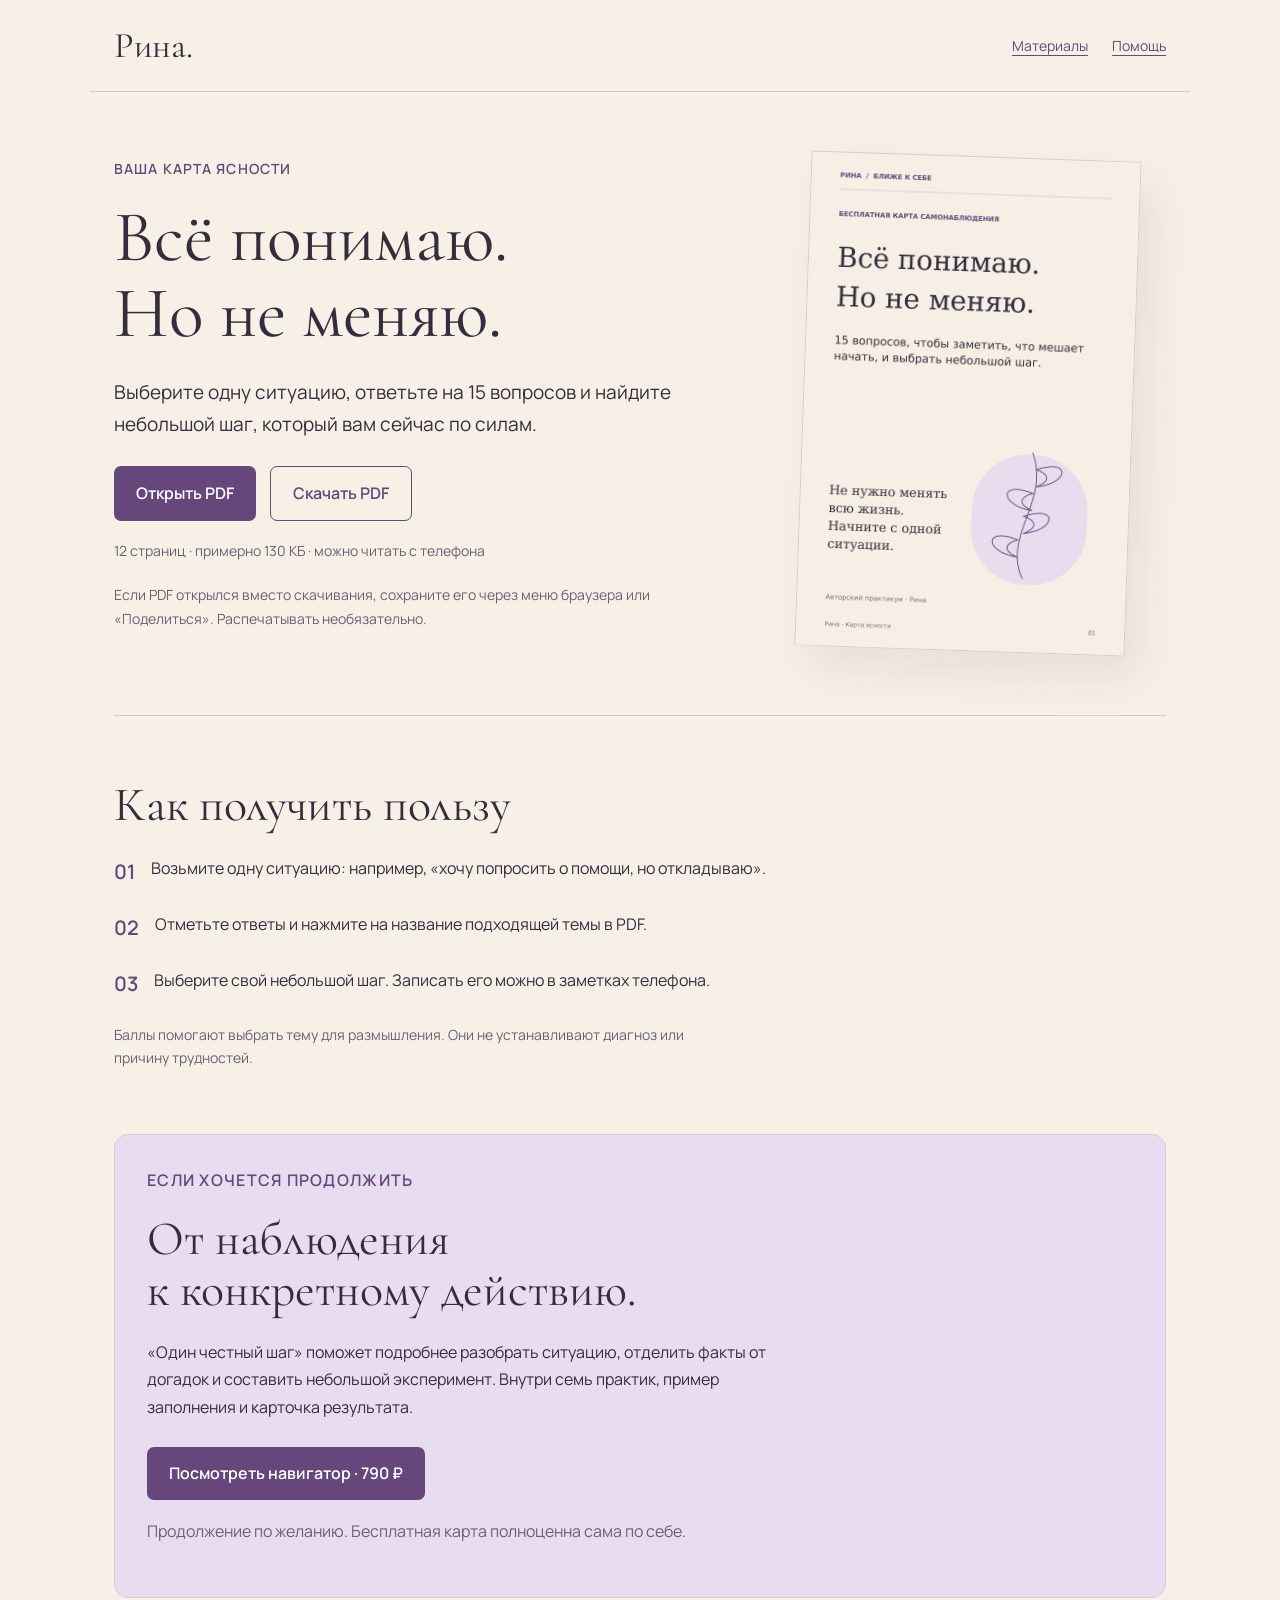
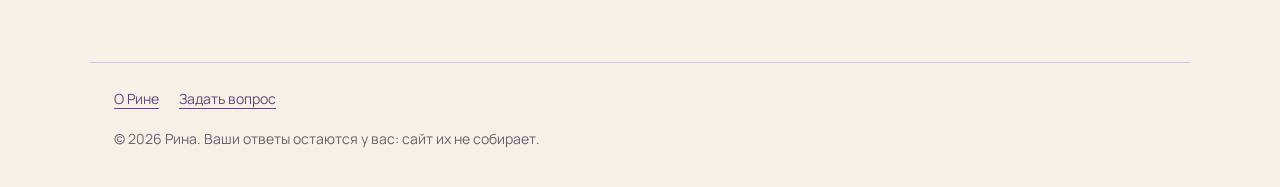
<file: yasnost/index.html>
<!doctype html><html lang="ru"><head><meta charset="utf-8"><meta name="viewport" content="width=device-width,initial-scale=1"><meta name="robots" content="noindex,nofollow"><title>Ваша карта ясности · Рина</title><meta name="description" content="Откройте и сохраните карту «Всё понимаю. Но не меняю». 15 вопросов для самонаблюдения."><link rel="icon" href="../assets/favicon.svg"><link rel="stylesheet" href="../fonts.css"><link rel="stylesheet" href="../materials.css"></head><body><a class="skip" href="#main">Перейти к содержанию</a><header><a class="brand" href="../">Рина.</a><nav aria-label="Навигация"><a href="../materials/">Материалы</a><a href="https://t.me/rina_neuroetik">Помощь</a></nav></header><main id="main"><section class="hero"><div><p class="eyebrow">ВАША КАРТА ЯСНОСТИ</p><h1>Всё понимаю.<br>Но не меняю.</h1><p class="lead">Выберите одну ситуацию, ответьте на 15 вопросов и найдите небольшой шаг, который вам сейчас по силам.</p><div class="actions"><a class="button" href="https://rina-neurodetection.rinaistamgulova.chatgpt.site/downloads/yasnost.pdf" target="_blank" rel="noopener">Открыть PDF</a><a class="button secondary" href="https://rina-neurodetection.rinaistamgulova.chatgpt.site/downloads/yasnost.pdf" download="Рина_Карта_ясности.pdf">Скачать PDF</a></div><p class="note">12 страниц · примерно 130 КБ · можно читать с телефона</p><p class="note">Если PDF открылся вместо скачивания, сохраните его через меню браузера или «Поделиться». Распечатывать необязательно.</p></div><img class="cover" src="../assets/yasnost-cover.jpg" alt="Обложка бесплатной карты Рины" width="660" height="990"></section><section class="section"><h2>Как получить пользу</h2><ol class="steps"><li>Возьмите одну ситуацию: например, «хочу попросить о помощи, но откладываю».</li><li>Отметьте ответы и нажмите на название подходящей темы в PDF.</li><li>Выберите свой небольшой шаг. Записать его можно в заметках телефона.</li></ol><p class="note">Баллы помогают выбрать тему для размышления. Они не устанавливают диагноз или причину трудностей.</p></section><section class="section card lilac"><p class="eyebrow">ЕСЛИ ХОЧЕТСЯ ПРОДОЛЖИТЬ</p><h2>От наблюдения<br>к конкретному действию.</h2><p>«Один честный шаг» поможет подробнее разобрать ситуацию, отделить факты от догадок и составить небольшой эксперимент. Внутри семь практик, пример заполнения и карточка результата.</p><div class="actions"><a class="button" href="../odin-shag/">Посмотреть навигатор · 790 ₽</a></div><p class="note">Продолжение по желанию. Бесплатная карта полноценна сама по себе.</p></section></main><footer><div class="footer-links"><a href="../">О Рине</a><a href="https://t.me/rina_neuroetik">Задать вопрос</a></div>© 2026 Рина. Ваши ответы остаются у вас: сайт их не собирает.</footer></body></html>
</file>
<file: fonts.css>
@font-face {
  font-family: 'Cormorant Garamond';
  font-style: normal;
  font-display: swap;
  font-weight: 400;
  src: url('/assets/fonts/cormorant-garamond-cyrillic-ext-400-normal.woff2') format('woff2');
  unicode-range: U+0460-052F,U+1C80-1C8A,U+20B4,U+2DE0-2DFF,U+A640-A69F,U+FE2E-FE2F;
}
@font-face {
  font-family: 'Cormorant Garamond';
  font-style: normal;
  font-display: swap;
  font-weight: 400;
  src: url('/assets/fonts/cormorant-garamond-cyrillic-400-normal.woff2') format('woff2');
  unicode-range: U+0301,U+0400-045F,U+0490-0491,U+04B0-04B1,U+2116;
}
@font-face {
  font-family: 'Cormorant Garamond';
  font-style: normal;
  font-display: swap;
  font-weight: 400;
  src: url('/assets/fonts/cormorant-garamond-latin-ext-400-normal.woff2') format('woff2');
  unicode-range: U+0100-02BA,U+02BD-02C5,U+02C7-02CC,U+02CE-02D7,U+02DD-02FF,U+0304,U+0308,U+0329,U+1D00-1DBF,U+1E00-1E9F,U+1EF2-1EFF,U+2020,U+20A0-20AB,U+20AD-20C0,U+2113,U+2C60-2C7F,U+A720-A7FF;
}
@font-face {
  font-family: 'Cormorant Garamond';
  font-style: normal;
  font-display: swap;
  font-weight: 400;
  src: url('/assets/fonts/cormorant-garamond-latin-400-normal.woff2') format('woff2');
  unicode-range: U+0000-00FF,U+0131,U+0152-0153,U+02BB-02BC,U+02C6,U+02DA,U+02DC,U+0304,U+0308,U+0329,U+2000-206F,U+20AC,U+2122,U+2191,U+2193,U+2212,U+2215,U+FEFF,U+FFFD;
}
@font-face {
  font-family: 'Cormorant Garamond';
  font-style: italic;
  font-display: swap;
  font-weight: 400;
  src: url('/assets/fonts/cormorant-garamond-cyrillic-ext-400-italic.woff2') format('woff2');
  unicode-range: U+0460-052F,U+1C80-1C8A,U+20B4,U+2DE0-2DFF,U+A640-A69F,U+FE2E-FE2F;
}
@font-face {
  font-family: 'Cormorant Garamond';
  font-style: italic;
  font-display: swap;
  font-weight: 400;
  src: url('/assets/fonts/cormorant-garamond-cyrillic-400-italic.woff2') format('woff2');
  unicode-range: U+0301,U+0400-045F,U+0490-0491,U+04B0-04B1,U+2116;
}
@font-face {
  font-family: 'Cormorant Garamond';
  font-style: italic;
  font-display: swap;
  font-weight: 400;
  src: url('/assets/fonts/cormorant-garamond-latin-ext-400-italic.woff2') format('woff2');
  unicode-range: U+0100-02BA,U+02BD-02C5,U+02C7-02CC,U+02CE-02D7,U+02DD-02FF,U+0304,U+0308,U+0329,U+1D00-1DBF,U+1E00-1E9F,U+1EF2-1EFF,U+2020,U+20A0-20AB,U+20AD-20C0,U+2113,U+2C60-2C7F,U+A720-A7FF;
}
@font-face {
  font-family: 'Cormorant Garamond';
  font-style: italic;
  font-display: swap;
  font-weight: 400;
  src: url('/assets/fonts/cormorant-garamond-latin-400-italic.woff2') format('woff2');
  unicode-range: U+0000-00FF,U+0131,U+0152-0153,U+02BB-02BC,U+02C6,U+02DA,U+02DC,U+0304,U+0308,U+0329,U+2000-206F,U+20AC,U+2122,U+2191,U+2193,U+2212,U+2215,U+FEFF,U+FFFD;
}
@font-face {
  font-family: 'Manrope';
  font-style: normal;
  font-display: swap;
  font-weight: 400;
  src: url('/assets/fonts/manrope-cyrillic-ext-400-normal.woff2') format('woff2');
  unicode-range: U+0460-052F,U+1C80-1C8A,U+20B4,U+2DE0-2DFF,U+A640-A69F,U+FE2E-FE2F;
}
@font-face {
  font-family: 'Manrope';
  font-style: normal;
  font-display: swap;
  font-weight: 400;
  src: url('/assets/fonts/manrope-cyrillic-400-normal.woff2') format('woff2');
  unicode-range: U+0301,U+0400-045F,U+0490-0491,U+04B0-04B1,U+2116;
}
@font-face {
  font-family: 'Manrope';
  font-style: normal;
  font-display: swap;
  font-weight: 400;
  src: url('/assets/fonts/manrope-latin-ext-400-normal.woff2') format('woff2');
  unicode-range: U+0100-02BA,U+02BD-02C5,U+02C7-02CC,U+02CE-02D7,U+02DD-02FF,U+0304,U+0308,U+0329,U+1D00-1DBF,U+1E00-1E9F,U+1EF2-1EFF,U+2020,U+20A0-20AB,U+20AD-20C0,U+2113,U+2C60-2C7F,U+A720-A7FF;
}
@font-face {
  font-family: 'Manrope';
  font-style: normal;
  font-display: swap;
  font-weight: 400;
  src: url('/assets/fonts/manrope-latin-400-normal.woff2') format('woff2');
  unicode-range: U+0000-00FF,U+0131,U+0152-0153,U+02BB-02BC,U+02C6,U+02DA,U+02DC,U+0304,U+0308,U+0329,U+2000-206F,U+20AC,U+2122,U+2191,U+2193,U+2212,U+2215,U+FEFF,U+FFFD;
}
@font-face {
  font-family: 'Manrope';
  font-style: normal;
  font-display: swap;
  font-weight: 500;
  src: url('/assets/fonts/manrope-cyrillic-ext-500-normal.woff2') format('woff2');
  unicode-range: U+0460-052F,U+1C80-1C8A,U+20B4,U+2DE0-2DFF,U+A640-A69F,U+FE2E-FE2F;
}
@font-face {
  font-family: 'Manrope';
  font-style: normal;
  font-display: swap;
  font-weight: 500;
  src: url('/assets/fonts/manrope-cyrillic-500-normal.woff2') format('woff2');
  unicode-range: U+0301,U+0400-045F,U+0490-0491,U+04B0-04B1,U+2116;
}
@font-face {
  font-family: 'Manrope';
  font-style: normal;
  font-display: swap;
  font-weight: 500;
  src: url('/assets/fonts/manrope-latin-ext-500-normal.woff2') format('woff2');
  unicode-range: U+0100-02BA,U+02BD-02C5,U+02C7-02CC,U+02CE-02D7,U+02DD-02FF,U+0304,U+0308,U+0329,U+1D00-1DBF,U+1E00-1E9F,U+1EF2-1EFF,U+2020,U+20A0-20AB,U+20AD-20C0,U+2113,U+2C60-2C7F,U+A720-A7FF;
}
@font-face {
  font-family: 'Manrope';
  font-style: normal;
  font-display: swap;
  font-weight: 500;
  src: url('/assets/fonts/manrope-latin-500-normal.woff2') format('woff2');
  unicode-range: U+0000-00FF,U+0131,U+0152-0153,U+02BB-02BC,U+02C6,U+02DA,U+02DC,U+0304,U+0308,U+0329,U+2000-206F,U+20AC,U+2122,U+2191,U+2193,U+2212,U+2215,U+FEFF,U+FFFD;
}
@font-face {
  font-family: 'Manrope';
  font-style: normal;
  font-display: swap;
  font-weight: 600;
  src: url('/assets/fonts/manrope-cyrillic-ext-600-normal.woff2') format('woff2');
  unicode-range: U+0460-052F,U+1C80-1C8A,U+20B4,U+2DE0-2DFF,U+A640-A69F,U+FE2E-FE2F;
}
@font-face {
  font-family: 'Manrope';
  font-style: normal;
  font-display: swap;
  font-weight: 600;
  src: url('/assets/fonts/manrope-cyrillic-600-normal.woff2') format('woff2');
  unicode-range: U+0301,U+0400-045F,U+0490-0491,U+04B0-04B1,U+2116;
}
@font-face {
  font-family: 'Manrope';
  font-style: normal;
  font-display: swap;
  font-weight: 600;
  src: url('/assets/fonts/manrope-latin-ext-600-normal.woff2') format('woff2');
  unicode-range: U+0100-02BA,U+02BD-02C5,U+02C7-02CC,U+02CE-02D7,U+02DD-02FF,U+0304,U+0308,U+0329,U+1D00-1DBF,U+1E00-1E9F,U+1EF2-1EFF,U+2020,U+20A0-20AB,U+20AD-20C0,U+2113,U+2C60-2C7F,U+A720-A7FF;
}
@font-face {
  font-family: 'Manrope';
  font-style: normal;
  font-display: swap;
  font-weight: 600;
  src: url('/assets/fonts/manrope-latin-600-normal.woff2') format('woff2');
  unicode-range: U+0000-00FF,U+0131,U+0152-0153,U+02BB-02BC,U+02C6,U+02DA,U+02DC,U+0304,U+0308,U+0329,U+2000-206F,U+20AC,U+2122,U+2191,U+2193,U+2212,U+2215,U+FEFF,U+FFFD;
}
</file>
<file: materials.css>
:root{--bg:#f7f0e7;--ink:#352d3d;--accent:#65477b;--soft:#e8ddf0;--line:#d6c8d8;--muted:#6b6170}*{box-sizing:border-box}body{margin:0;background:var(--bg);color:var(--ink);font:16px/1.7 Manrope,Arial,sans-serif}a{color:var(--accent);text-underline-offset:4px}a:focus-visible,summary:focus-visible{outline:3px solid var(--accent);outline-offset:5px}img{max-width:100%;display:block}header,main,footer{max-width:1100px;margin:auto;padding:24px}header{display:flex;align-items:center;justify-content:space-between;border-bottom:1px solid var(--line);gap:20px}header .brand{font:36px/1.2 'Cormorant Garamond',Georgia,serif;text-decoration:none;color:var(--ink)}header nav{display:flex;gap:24px;font-size:14px}main{padding-top:64px;padding-bottom:64px}h1,h2,h3{font-family:'Cormorant Garamond',Georgia,serif;font-weight:400;line-height:1.05;margin:0 0 24px}h1{font-size:clamp(44px,6vw,72px)}h2{font-size:clamp(32px,4vw,48px)}h3{font-size:30px}p{margin:0 0 20px;max-width:65ch}.eyebrow{font-size:14px;letter-spacing:.08em;color:var(--accent);font-weight:600;margin-bottom:20px}.hero{display:grid;grid-template-columns:1.2fr .8fr;gap:64px;align-items:center}.cover{width:min(100%,330px);margin:auto;border:1px solid var(--line);box-shadow:15px 22px 45px #352d3d15;transform:rotate(2deg)}.lead{font-size:19px}.actions{display:flex;gap:14px;flex-wrap:wrap;margin:26px 0 18px}.button{display:inline-flex;align-items:center;justify-content:center;min-height:52px;padding:13px 22px;border-radius:7px;background:var(--accent);color:white;text-decoration:none;font-size:16px;font-weight:600}.button.secondary{background:transparent;color:var(--accent);border:1px solid var(--accent)}.note{font-size:14px;color:var(--muted)}.section{padding-top:64px;margin-top:64px;border-top:1px solid var(--line)}.cards{display:grid;grid-template-columns:1fr 1fr;gap:24px}.card{padding:32px;background:#fffaf4;border:1px solid var(--line);border-radius:14px}.card.lilac{background:var(--soft)}.card .cover{max-width:170px;margin:0 0 24px;transform:none}.card p{font-size:16px}.steps{padding:0;list-style:none;counter-reset:steps}.steps li{counter-increment:steps;display:flex;gap:16px;margin:22px 0}.steps li:before{content:'0' counter(steps);font-size:20px;color:var(--accent);font-weight:600}.price{font:42px 'Cormorant Garamond',Georgia,serif;margin-top:20px}.list{padding-left:22px}.list li{margin-bottom:12px}details{border-bottom:1px solid var(--line);padding:20px 0}summary{cursor:pointer;font-weight:600}details p{margin-top:14px}.download-panel{padding:32px;background:var(--soft);border-radius:14px;margin-top:28px}footer{font-size:14px;border-top:1px solid var(--line);color:var(--muted);padding-bottom:36px}.footer-links{display:flex;gap:20px;flex-wrap:wrap;margin-bottom:16px}.skip{position:absolute;top:-100px}.skip:focus{top:0;background:white;padding:12px} @media(max-width:700px){header nav{gap:12px;flex-wrap:wrap;justify-content:flex-end}header,main,footer{padding-left:22px;padding-right:22px}main{padding-top:38px}.hero{grid-template-columns:1fr;gap:34px}.hero .cover{max-width:220px}.cards{grid-template-columns:1fr}.section{margin-top:40px;padding-top:40px}.card{padding:24px}.button{width:100%}.lead{font-size:18px}.download-panel{padding:22px}}@media(prefers-reduced-motion:reduce){*{scroll-behavior:auto!important}}
/* Preserve the PDF cover ratio when cards shrink on tablets and phones. */
img.cover{height:auto;aspect-ratio:2 / 3;object-fit:contain;align-self:start}
.cards{grid-template-columns:repeat(2,minmax(0,1fr))}
.card{min-width:0}
@media(max-width:700px){.cards{grid-template-columns:minmax(0,1fr)}}
</file>
<file: profsoyuz/style.css>
:root{--blue:#193e68;--navy:#102e50;--red:#dc453e;--ink:#152c43;--muted:#566777;--line:#dce3e9;--pale:#f2f5f8}*{box-sizing:border-box}html{scroll-behavior:smooth;scroll-padding-top:100px}body{margin:0;color:var(--ink);font-family:Arial,Helvetica,sans-serif;font-size:16px;line-height:1.6}a{color:inherit;text-underline-offset:5px}button{font:inherit;cursor:pointer}img{max-width:100%;display:block}.wrap{width:min(1180px,calc(100% - 64px));margin:auto}.preview{background:#e9eff6;text-align:center;padding:7px 18px;font-size:13px;color:#365372}header{background:rgba(255,255,255,.97);border-bottom:1px solid var(--line);position:sticky;top:0;z-index:5}.header{display:flex;align-items:center;gap:28px;justify-content:space-between;min-height:92px}.brand{display:flex;gap:12px;align-items:center;text-decoration:none;line-height:1.15;font-size:17px;font-weight:800;letter-spacing:.6px}.brand small{display:block;font-size:13px;font-weight:500;letter-spacing:0;margin-top:6px}.brand-symbol{display:grid;place-items:center;width:43px;height:43px;border-radius:50%;background:var(--blue);color:white;font-size:26px}.header nav{display:flex;gap:25px;font-size:14px}.header nav a{text-decoration:none}.header nav a:hover{color:var(--red)}.button{display:inline-flex;align-items:center;justify-content:center;min-height:51px;padding:13px 23px;border:1px solid var(--blue);border-radius:6px;background:var(--blue);color:#fff;font-weight:700;font-size:15px;text-decoration:none;text-align:center;transition:background .2s,transform .2s}.button:hover{background:#285984;transform:translateY(-1px)}.button.small{min-height:44px;padding:10px 19px}.button.light{background:white;border-color:white;color:var(--blue)}.button.outline{background:transparent;border-color:var(--blue);color:var(--blue)}.button.transparent{background:transparent;border-color:#7791ac;color:white}.text-link{font-size:15px;font-weight:700}.actions{display:flex;align-items:center;flex-wrap:wrap;gap:22px}.hero{display:grid;grid-template-columns:1.08fr 1fr;gap:65px;padding-top:72px;padding-bottom:65px}.eyebrow{font-size:12px;letter-spacing:1.8px;font-weight:800;margin:0 0 22px;color:var(--blue)}h1,h2,h3,p{margin-top:0}h1{font-size:clamp(48px,5.6vw,76px);line-height:1.04;letter-spacing:-3px;margin-bottom:28px;font-weight:750}em{font-style:normal;color:var(--red)}.lead{font-size:19px;line-height:1.65;max-width:460px;color:var(--muted);margin-bottom:30px}.hero-note{display:flex;gap:10px;align-items:center;font-size:13px;color:var(--muted);margin-top:37px}.hero-note span{width:26px;height:2px;background:var(--red)}.hero-visual{position:relative;min-height:480px;background:var(--blue);border-radius:8px 8px 75px 8px;margin-top:3px;isolation:isolate}.factory{width:100%;height:100%;position:absolute;object-fit:cover;border-radius:inherit}.hero-visual:after{content:"";position:absolute;inset:0;background:linear-gradient(0deg,rgba(9,35,62,.9),transparent 75%);border-radius:inherit;z-index:0}.photo-caption{position:absolute;bottom:38px;left:32px;right:25px;color:white;font-size:21px;line-height:1.45;z-index:1}.union-badge{position:absolute;right:-18px;top:28px;display:flex;gap:13px;align-items:center;z-index:1;background:white;padding:14px 20px;box-shadow:0 6px 35px #0002;border-radius:5px;font-size:12px;line-height:1.4}.union-badge img{width:78px;height:52px;object-fit:contain}.identity{display:flex;align-items:center;justify-content:space-between;padding:26px 0;border-top:1px solid var(--line);border-bottom:1px solid var(--line);gap:35px;font-size:14px;color:var(--muted)}.identity img{width:195px;max-height:64px;object-fit:contain}.identity p{margin:0}.section{padding-top:92px;padding-bottom:92px}h2{font-size:clamp(32px,3.3vw,46px);line-height:1.15;letter-spacing:-1.4px;margin-bottom:25px}h3{font-size:23px;line-height:1.25;letter-spacing:-.4px;margin-bottom:14px}.section-head{display:flex;align-items:flex-end;justify-content:space-between;gap:60px;margin-bottom:36px}.section-head>p{width:370px;color:var(--muted);margin-bottom:28px}.benefits{display:grid;grid-template-columns:repeat(3,1fr);gap:22px}.benefit{padding:32px;border:1px solid var(--line);border-radius:7px;display:flex;flex-direction:column}.number{display:block;font-size:12px;font-weight:800;letter-spacing:1.1px;margin-bottom:30px;color:var(--muted)}.benefit h3{max-width:250px}.benefit p{color:var(--muted);font-size:16px;margin-bottom:27px}.benefit a{margin-top:auto;font-size:14px;font-weight:bold;color:var(--blue)}.payments{background:var(--pale)}.payments-grid{display:grid;grid-template-columns:1fr 1.12fr;gap:110px}.payments-grid>div>p{color:var(--muted)}.payments-grid .button{margin-top:15px}.payment-row{display:flex;gap:27px;padding:22px 0;border-bottom:1px solid #d3dee7}.payment-row:first-child{padding-top:0}.payment-row>span{color:var(--red);font-size:13px;font-weight:bold;margin-top:6px}.payment-row h3{font-size:22px;margin-bottom:7px}.payment-row p{margin:0;color:var(--muted)}.fine{font-size:13px;line-height:1.6;color:var(--muted);margin:22px 0 0}.life-grid{display:grid;grid-template-columns:1.15fr 1fr 1fr;gap:20px}.life-grid article{padding:32px;background:#f0f4f8;border-radius:7px}.life-grid .life-main{background:var(--blue);color:white;grid-row:span 2;padding:37px;display:flex;flex-direction:column}.life-main .number{color:#c3d2e4}.life-main h3{font-size:38px}.life-main p{color:#d3e0ed}.life-tag{font-size:12px;letter-spacing:.5px;margin-top:auto;padding-top:55px}.life-grid article>p{margin-bottom:0}.life-grid .life-wide{grid-column:span 2;display:flex;align-items:center;gap:30px;background:#f9edea}.life-wide h3{min-width:180px;margin:0}.life-wide p{font-size:15px}.social-strip{display:flex;align-items:center;justify-content:space-between;gap:24px;padding:30px 0;border-bottom:1px solid var(--line)}.social-strip h3{font-size:19px;margin-bottom:5px}.social-strip p{font-size:14px;margin:0;color:var(--muted)}.social-strip .button.light{background:var(--pale);border-color:var(--pale)}.social-strip .actions{gap:12px}.discount{background:#eaf0f6}.discount-grid{display:grid;grid-template-columns:1fr 1fr;gap:95px;align-items:center}.discount-word{font-size:64px;line-height:1.1;letter-spacing:-3px;font-weight:800;position:relative;padding:38px 0}.discount-word span{display:block;color:var(--red);font-size:115px;font-weight:400;line-height:1.2}.discount-grid p:not(.eyebrow){color:var(--muted)}.discount-grid .button{margin-top:10px}.team-grid{display:grid;grid-template-columns:1fr 1.35fr;gap:65px}.chair{background:var(--blue);color:white;padding:37px;border-radius:7px}.chair .number,.chair .fine{color:#c7d6e5}.chair h3{font-size:42px}.chair p{color:#e4ecf4}.structure article{display:flex;gap:26px;border-bottom:1px solid var(--line);padding:20px 0}.structure article:first-child{padding-top:0}.structure article>span{font-size:13px;color:var(--red);font-weight:bold}.structure h3{font-size:21px;margin-bottom:6px}.structure p{font-size:15px;color:var(--muted);margin-bottom:0}.join{background:var(--navy);color:white}.join .eyebrow{color:#c0d0e1}.join h2{font-size:48px}.steps{display:grid;grid-template-columns:repeat(3,1fr);gap:55px;margin:42px 0}.steps article>span{display:grid;place-items:center;width:39px;height:39px;border:1px solid #5a7895;border-radius:50%;margin-bottom:23px;font-size:16px}.steps h3{font-size:21px}.steps p{color:#c3d3e3}.join .fine{color:#b8cadd}.faq{display:grid;grid-template-columns:1fr 1.4fr;gap:65px}details{border-bottom:1px solid var(--line);padding:21px 0}details:first-child{padding-top:0}summary{cursor:pointer;font-size:18px;font-weight:700;list-style:none;padding-right:30px;position:relative}summary:after{content:'+';position:absolute;right:0;top:-4px;font-size:26px;color:var(--blue);font-weight:400}details[open] summary:after{content:'−'}summary::-webkit-details-marker{display:none}details p{color:var(--muted);margin:18px 0 0}details a{display:inline-block;margin-top:15px}.closing{padding:55px 0 78px;display:flex;align-items:center;justify-content:space-between;gap:40px;border-top:1px solid var(--line)}.closing h2{margin:0;font-size:44px}footer{background:var(--pale);padding:35px 0}.footer-grid{display:flex;gap:30px;align-items:center;justify-content:space-between}.footer-grid p,.footer-grid>a{font-size:13px;margin:0;color:var(--muted)}dialog{border:none;border-radius:10px;padding:40px;width:min(510px,calc(100% - 32px));color:var(--ink);box-shadow:0 20px 100px #0005}dialog::backdrop{background:#0c2438aa}dialog h2{font-size:29px}dialog p{color:var(--muted)}.close{position:absolute;top:6px;right:14px;border:0;background:none;font-size:30px;color:var(--blue)}:focus-visible{outline:3px solid #e99f1a;outline-offset:5px}
@media(max-width:1000px){.header nav{gap:14px}.header{gap:18px}.hero{gap:30px}.hero-visual{min-height:435px}.payments-grid{gap:55px}.benefit{padding:24px}.life-grid article{padding:25px}.social-strip{align-items:flex-start;flex-direction:column}.team-grid{gap:35px}.discount-grid{gap:45px}.faq{gap:35px}.wrap{width:calc(100% - 48px)}}
@media(max-width:760px){html{scroll-padding-top:85px}.wrap{width:calc(100% - 36px)}.preview{font-size:12px}.header{min-height:76px}.header nav{display:none}.brand{font-size:14px;gap:8px}.brand small{font-size:12px}.brand-symbol{width:34px;height:34px;font-size:22px}.button.small{font-size:13px;padding:9px 12px}.hero{grid-template-columns:1fr;padding-top:40px;padding-bottom:35px;gap:35px}h1{font-size:57px;letter-spacing:-2px}.eyebrow{font-size:11px;letter-spacing:1.2px;margin-bottom:18px}.lead{font-size:18px}.hero-note{margin-top:25px}.hero-visual{min-height:355px;margin-right:9px}.union-badge{right:-9px;top:20px;padding:10px 13px;font-size:11px}.photo-caption{left:25px;bottom:28px;font-size:20px}.identity{gap:20px;flex-wrap:wrap;font-size:12px}.identity img{width:155px}.identity p{width:100%;font-size:12px}.section{padding-top:58px;padding-bottom:58px}.section-head{display:block;margin-bottom:27px}.section-head>p{width:auto;margin-bottom:0}h2{font-size:35px;letter-spacing:-1px}.benefits,.payments-grid,.discount-grid,.team-grid,.faq{grid-template-columns:1fr;gap:25px}.benefit{padding:28px}.number{margin-bottom:22px}.benefit h3{max-width:none}.payments-grid{gap:38px}.life-grid{grid-template-columns:1fr 1fr;gap:14px}.life-grid .life-main{grid-row:auto;grid-column:span 2}.life-main h3{font-size:34px}.life-tag{padding-top:25px}.life-grid article{padding:24px}.life-grid h3{font-size:22px}.life-grid .life-main h3{font-size:34px}.life-grid article p{font-size:14px}.life-grid .number{font-size:10px}.life-grid .life-wide{display:block}.life-wide h3{margin-bottom:12px}.social-strip .actions{gap:10px}.social-strip .button{font-size:13px;padding:11px 14px}.discount-word{font-size:46px;display:none}.chair{padding:30px}.structure{padding-top:10px}.join h2{font-size:36px}.steps{grid-template-columns:1fr;gap:24px;margin:30px 0}.steps article{position:relative;padding-left:56px}.steps article>span{position:absolute;left:0;top:0;width:34px;height:34px}.steps h3{padding-top:5px}.steps p{margin-bottom:0}.faq{gap:12px}summary{font-size:17px}.closing{display:block;padding:40px 0 55px}.closing h2{font-size:34px;margin-bottom:25px}.footer-grid{flex-wrap:wrap;gap:22px}.footer-grid .brand,.footer-grid p{width:100%}.actions{gap:18px}.hero .actions .button{padding:13px 17px}.hero .text-link{font-size:14px}}@media(prefers-reduced-motion:reduce){html{scroll-behavior:auto}*{transition:none!important}}@media(max-width:360px){h1{font-size:48px}.life-grid{grid-template-columns:1fr}.life-grid .life-main,.life-grid .life-wide{grid-column:auto}.header .button.small{font-size:12px;padding:8px}.brand{font-size:12px}}

.chair .chair-name{font-size:clamp(27px,3vw,36px);line-height:1.2;overflow-wrap:anywhere}.chair-phone{margin:18px 0 0;font-size:20px}.brand small{max-width:190px}@media(max-width:380px){.brand small{font-size:10px}.header{gap:10px}}

.chat-buttons{display:flex;flex-wrap:wrap;gap:14px;margin:25px 0 32px}.chat-buttons .button{min-height:66px;font-size:19px;padding:18px 27px;flex:1;min-width:205px}.chat-max{background:#4938a4;border-color:#4938a4}.chat-telegram{background:#136f9c;border-color:#136f9c}.chat-telegram:hover{background:#105b80}.chat-max:hover{background:#392983}.team-grid{margin-top:26px}@media(max-width:760px){.chat-buttons{flex-direction:column}.chat-buttons .button{width:100%}}

.hero-visual.union-composition{background:#f1f5f9;border:1px solid #dce3e9;border-radius:12px;min-height:0;align-self:start;padding:28px;display:flex;flex-direction:column;gap:25px;overflow:hidden}.hero-visual.union-composition:after{display:none}.partner-logos{display:flex;align-items:center;justify-content:center;gap:18px;background:white;border-radius:7px;padding:20px 15px}.partner-logos img:first-child{width:52%;max-height:78px;object-fit:contain}.partner-logos img:last-child{width:32%;max-height:88px;object-fit:contain}.logo-divider{font-size:24px;color:#93a3b5}.large-union-flag img{width:100%;height:auto;box-shadow:0 8px 22px #193e681a}.union-affiliation{text-align:center}.union-affiliation>span{font-size:11px;font-weight:800;letter-spacing:1.2px;color:#193e68}.union-affiliation p{font-size:17px;line-height:1.4;margin:10px 0 0;font-weight:700}.discount-card{margin:0;align-self:center}.discount-card img{width:100%;height:auto;border-radius:12px;box-shadow:0 16px 32px #193e6820}.discount-card figcaption{font-size:14px;text-align:center;color:#566777;margin-top:18px}@media(max-width:760px){.hero-visual.union-composition{padding:20px;gap:20px;margin:0}.partner-logos{padding:17px 12px;gap:12px}.union-affiliation p{font-size:16px}.discount-card{max-width:440px;margin:0 auto 15px}.discount-grid{gap:25px}}

.visual-benefits{display:grid;grid-template-columns:repeat(3,minmax(0,1fr));gap:24px}.visual-benefit{background:#fff;border:1px solid #dce3e9;border-radius:14px;overflow:hidden;display:flex;flex-direction:column}.visual-benefit>img{display:block;width:100%;height:auto;aspect-ratio:1.3;object-fit:cover}.visual-benefit-copy{padding:25px;display:flex;flex-direction:column;flex:1}.visual-benefit-copy .benefit-kicker{font-size:12px;font-weight:700;color:#526c84;margin-bottom:10px}.visual-benefit h3{font-size:25px;line-height:1.2}.visual-benefit-copy>p:not(.benefit-kicker){font-size:15px;line-height:1.55;color:#566777;margin-bottom:20px}.benefit-source{margin-top:auto;color:#193e68;font-size:13px;font-weight:700}.benefits-actions{margin-top:27px}@media(max-width:1000px){.visual-benefits{grid-template-columns:repeat(2,minmax(0,1fr))}}@media(max-width:580px){.visual-benefits{grid-template-columns:1fr;gap:22px}.visual-benefit>img{aspect-ratio:1.5}.visual-benefit-copy{padding:23px}.visual-benefit h3{font-size:25px}}

.chair-portrait{display:block;width:100%;height:auto;aspect-ratio:1/1;object-fit:cover;object-position:50% 27%;border-radius:9px;margin:0 0 27px}.chair{align-self:start}
</file>
